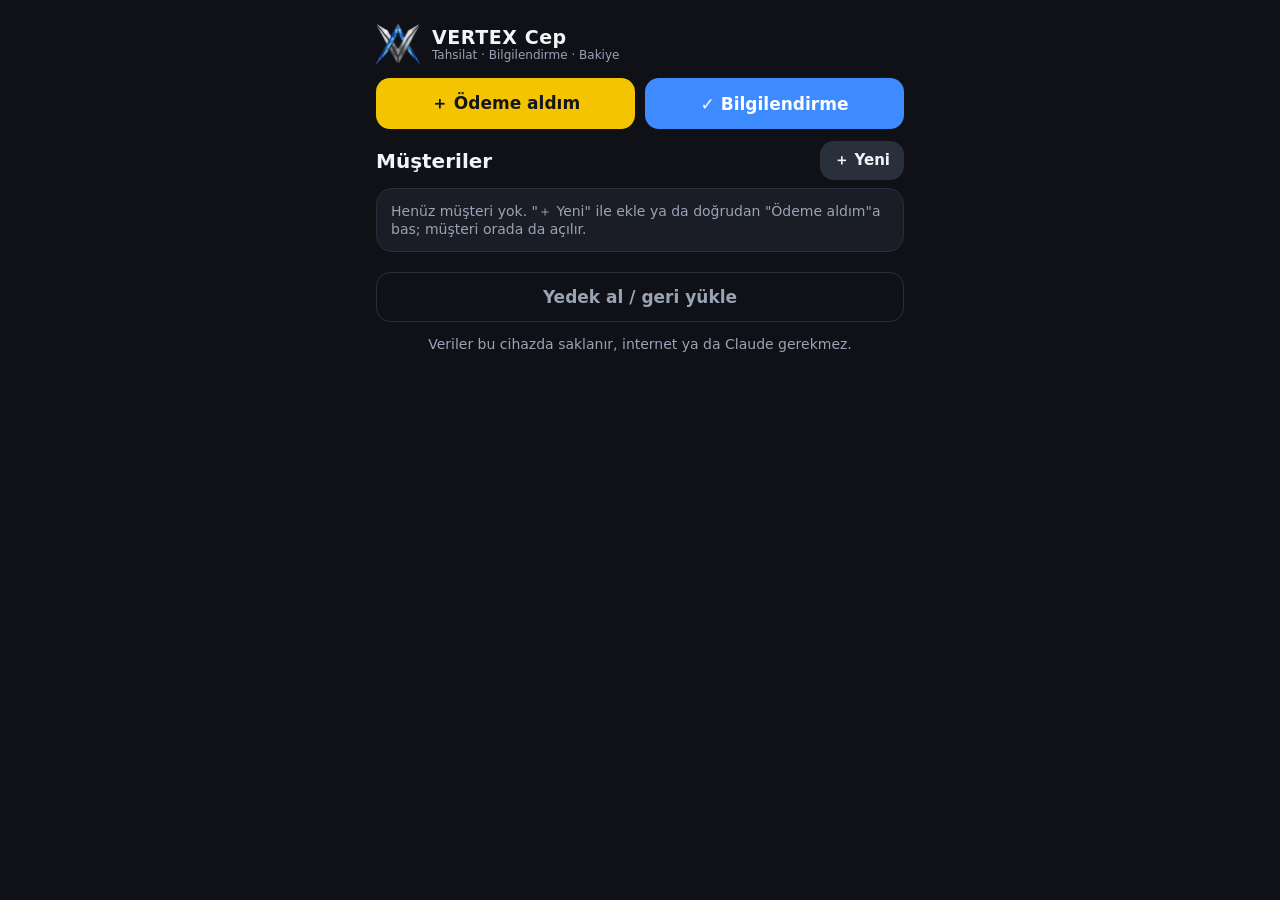
<file: cep/index.html>
<!doctype html>
<html lang="tr">
<head>
<meta charset="utf-8">
<meta name="viewport" content="width=device-width,initial-scale=1,viewport-fit=cover">
<meta name="apple-mobile-web-app-capable" content="yes">
<meta name="mobile-web-app-capable" content="yes">
<meta name="apple-mobile-web-app-title" content="VERTEX Cep">
<meta name="apple-mobile-web-app-status-bar-style" content="black-translucent">
<meta name="theme-color" content="#14161c">
<title>VERTEX Cep</title>
<link rel="manifest" href="manifest.json">
<link rel="apple-touch-icon" href="ikon-180.png">
<link rel="icon" href="ikon-192.png">
<style>
:root{--bg:#0f1116;--card:#1a1d25;--line:#2a2e39;--fg:#f2f4f8;--mut:#9aa3b5;--acc:#F5C400;--blue:#3E8BFF;--red:#ff6b6b;--ok:#3ddc97}
*{box-sizing:border-box;-webkit-tap-highlight-color:transparent}
html,body{margin:0;background:var(--bg);color:var(--fg);font-family:-apple-system,BlinkMacSystemFont,"SF Pro Text",system-ui,sans-serif;font-size:17px}
body{padding:env(safe-area-inset-top) 0 calc(24px + env(safe-area-inset-bottom))}
.wrap{max-width:560px;margin:0 auto;padding:14px 16px}
header{display:flex;align-items:center;gap:12px;padding:10px 0 14px}
header img{width:44px;height:40px;object-fit:contain}
header b{font-size:19px;letter-spacing:.03em}
header small{display:block;color:var(--mut);font-size:12px}
h2{font-size:20px;margin:6px 0 12px}
.card{background:var(--card);border:1px solid var(--line);border-radius:16px;padding:14px;margin-bottom:12px}
.row{display:flex;gap:10px;align-items:center}
.sp{flex:1}
.mut{color:var(--mut);font-size:14px}
.big{font-size:22px;font-weight:700}
.pos{color:var(--ok)}.neg{color:var(--red)}
button,.btn{font:inherit;border:0;border-radius:14px;padding:14px 16px;background:#2a2f3c;color:var(--fg);font-weight:600;width:100%;cursor:pointer}
button.pri{background:var(--acc);color:#14161c}
button.blue{background:var(--blue);color:#fff}
button.sm{width:auto;padding:10px 14px;font-size:15px}
button.ghost{background:transparent;border:1px solid var(--line);color:var(--mut)}
.grid2{display:grid;grid-template-columns:1fr 1fr;gap:10px}
label{display:block;color:var(--mut);font-size:13px;margin:12px 0 5px}
input,textarea,select{width:100%;font:inherit;color:var(--fg);background:#10131a;border:1px solid var(--line);border-radius:12px;padding:13px}
textarea{min-height:76px;resize:vertical}
.chips{display:flex;gap:8px;flex-wrap:wrap}
.chip{padding:10px 14px;border-radius:999px;border:1px solid var(--line);background:#10131a;color:var(--mut);font-weight:600;font-size:15px}
.chip.on{background:var(--acc);color:#14161c;border-color:var(--acc)}
.item{display:flex;gap:10px;align-items:center;padding:12px 0;border-top:1px solid var(--line)}
.item:first-child{border-top:0}
.tag{font-size:12px;padding:3px 8px;border-radius:8px;background:#2a2f3c;color:var(--mut)}
canvas.prev{width:100%;height:auto;border-radius:12px;background:#fff;display:block}
.top{display:flex;gap:8px;margin-bottom:12px}
.toast{position:fixed;left:50%;bottom:calc(24px + env(safe-area-inset-bottom));transform:translateX(-50%);background:#fff;color:#111;padding:12px 18px;border-radius:14px;font-weight:600;z-index:9;max-width:90%;text-align:center}
</style>
</head>
<body>
<div class="wrap" id="app"></div>
<script>
const LOGO = "[data-uri]";
const HV = { ad: "Murat Kulak", marka: "VERTEX flux", tel: "0532 394 84 07", adres: "Zafer Mah. Mithat Paşa Cad. Erek Apt. No: 98 Kat: 4, Kepez / Antalya" };
const TAG = "Yapay zekâ · Otomasyon · İş panelleri · 360° tur · Drone · Reels";
const KEY = "vxcep1";
let S = { musteriler: [], sayac: 0 };
try { const r = localStorage.getItem(KEY); if (r) S = JSON.parse(r); } catch (e) {}
const save = () => { try { localStorage.setItem(KEY, JSON.stringify(S)); } catch (e) { toast("Kaydedilemedi: depolama dolu/kapalı"); } };
const $ = (s, r = document) => r.querySelector(s);
const esc = (s) => String(s == null ? "" : s).replace(/[&<>"]/g, (c) => ({ "&": "&amp;", "<": "&lt;", ">": "&gt;", '"': "&quot;" }[c]));
const para = (n) => (Math.round(n * 100) / 100).toLocaleString("tr-TR", { minimumFractionDigits: Number.isInteger(Math.round(n * 100) / 100) ? 0 : 2, maximumFractionDigits: 2 }) + " TL";
const bugun = () => { const d = new Date(); return d.getFullYear() + "-" + String(d.getMonth() + 1).padStart(2, "0") + "-" + String(d.getDate()).padStart(2, "0"); };
const tr = (iso) => { const m = /^(\d{4})-(\d{2})-(\d{2})/.exec(iso || ""); return m ? m[3] + "." + m[2] + "." + m[1] : ""; };
const num = (v) => { const s = String(v == null ? "" : v).trim().replace(/\s/g, "").replace(/TL|₺/gi, ""); if (!s) return NaN; const t = /,\d{1,2}$/.test(s) ? s.replace(/\./g, "").replace(",", ".") : s.replace(/\.(?=\d{3}(\D|$))/g, "").replace(",", "."); return parseFloat(t); };
function toast(m) { const t = document.createElement("div"); t.className = "toast"; t.textContent = m; document.body.appendChild(t); setTimeout(() => t.remove(), 2600); }
const bak = (m, upto) => { let b = 0; (m.hareketler || []).forEach((h, i) => { if (upto !== undefined && i > upto) return; b += h.t === "odeme" ? h.tutar : -h.tutar; }); return Math.round(b * 100) / 100; };
const bk = (m) => m.bakiyeli !== false;
const bakCls = (b) => (b < 0 ? "neg" : "pos");

/* ---------- ekranlar ---------- */
let V = { ekran: "ana" }, form = {};
function go(e, p) { V = Object.assign({ ekran: e }, p || {}); form = {}; render(); window.scrollTo(0, 0); }
function head() { return `<header><img src="${LOGO}" alt=""><div><b>VERTEX Cep</b><small>Tahsilat · Bilgilendirme · Bakiye</small></div><span class="sp"></span>${V.ekran !== "ana" ? `<button class="sm ghost" data-go="ana">‹ Ana</button>` : ""}</header>`; }
function render() { const a = $("#app"); a.innerHTML = head() + (V.ekran === "ana" ? ana() : V.ekran === "musteri" ? musteri() : V.ekran === "odeme" ? odemeForm() : V.ekran === "is" ? isForm() : V.ekran === "belge" ? belge() : V.ekran === "yedek" ? yedek() : V.ekran === "yeni" ? yeni() : ""); if (V.ekran === "belge") cizBelge(); }
function ana() {
  const L = S.musteriler;
  return `<div class="grid2" style="margin-bottom:12px"><button class="pri" data-go="odeme">＋ Ödeme aldım</button><button class="blue" data-go="is">✓ Bilgilendirme</button></div>
  <div class="row" style="margin:6px 0 8px"><h2 class="sp" style="margin:0">Müşteriler</h2><button class="sm" data-go="yeni">＋ Yeni</button></div>
  ${L.length ? L.map((m) => { const b = bak(m); return `<div class="card" data-go="musteri" data-id="${m.id}" style="cursor:pointer"><div class="row"><div class="sp"><b>${esc(m.ad)}</b><div class="mut">${(m.hareketler || []).length} kayıt${m.tel ? " · " + esc(m.tel) : ""}</div></div>${bk(m) ? `<div class="big ${bakCls(b)}">${para(b)}</div>` : `<span class="tag">bilgilendirme</span>`}</div></div>`; }).join("") : `<div class="card mut">Henüz müşteri yok. "＋ Yeni" ile ekle ya da doğrudan "Ödeme aldım"a bas; müşteri orada da açılır.</div>`}
  <button class="ghost" data-go="yedek" style="margin-top:8px">Yedek al / geri yükle</button>
  <p class="mut" style="text-align:center">Veriler bu cihazda saklanır, internet ya da Claude gerekmez.</p>`;
}
function yeni() {
  return `<h2>Yeni müşteri</h2><div class="card"><label>Ad soyad / işletme</label><input id="f-ad" autocomplete="off"><label>WhatsApp numarası (isteğe bağlı)</label><input id="f-tel" inputmode="tel" placeholder="05xx xxx xx xx"><label>Not (isteğe bağlı)</label><input id="f-not"><label class="chk"><input type="checkbox" id="f-yb" style="width:auto"> Ön ödemeli bakiye takibi yap</label></div><button class="pri" data-act="musteriKaydet">Kaydet</button>`;
}
function musteri() {
  const m = S.musteriler.find((x) => x.id === V.id); if (!m) return go("ana"), "";
  const b = bak(m), H = m.hareketler || [];
  return `<div class="card"><div class="row"><div class="sp"><b style="font-size:20px">${esc(m.ad)}</b><div class="mut">${esc(m.tel || "numara yok")}${m.not ? " · " + esc(m.not) : ""}</div></div><button class="sm ghost" data-act="musteriDuzenle" data-id="${m.id}">Düzenle</button></div>
  ${bk(m) ? `<div class="mut" style="margin-top:10px">Güncel bakiye</div><div class="big ${bakCls(b)}">${para(b)}</div>${b < 0 ? `<div class="mut neg">Bakiye eksiye düştü: yeni ödeme gerekli</div>` : ""}` : `<div class="mut" style="margin-top:10px">Bakiye takibi kapalı (sadece bilgilendirme / ödeme belgesi)</div>`}<button class="sm ghost" style="margin-top:10px" data-act="bakTog" data-id="${m.id}">Bakiye takibi: ${bk(m) ? "Açık · kapat" : "Kapalı · aç"}</button></div>
  <div class="grid2" style="margin-bottom:12px"><button class="pri" data-go="odeme" data-id="${m.id}">＋ Ödeme aldım</button><button class="blue" data-go="is" data-id="${m.id}">✓ Bilgilendirme</button></div>
  <div class="card"><b>Hareketler</b>${H.length ? H.slice().map((h, i) => ({ h, i })).reverse().map(({ h, i }) => `<div class="item" data-go="belge" data-id="${m.id}" data-i="${i}" style="cursor:pointer"><div class="sp"><span class="tag">${h.t === "odeme" ? "Ödeme" : "İş"}</span> <b>${esc(h.t === "odeme" ? h.yontem : h.aciklama)}</b><div class="mut">${tr(h.tarih)} · belge ${esc(h.no)}</div></div><div style="text-align:right"><b class="${h.t === "odeme" ? "pos" : ""}">${h.t === "odeme" ? "+" : h.tutar ? "−" : ""}${h.tutar || h.t === "odeme" ? para(h.tutar) : "bilgi"}</b><div class="mut">›</div></div></div>`).join("") : `<div class="mut" style="padding-top:8px">Henüz hareket yok.</div>`}</div>
  <button class="ghost" data-act="musteriSil" data-id="${m.id}">Müşteriyi sil</button>`;
}
function musteriSecici(sel, yeniVarsayilan) {
  const yv = !sel && (yeniVarsayilan || !S.musteriler.length);
  const L = S.musteriler;
  return `<label>Müşteri</label><select id="f-m">${L.map((m) => `<option value="${m.id}"${m.id === sel ? " selected" : ""}>${esc(m.ad)} (${para(bak(m))})</option>`).join("")}<option value="__yeni"${yv ? " selected" : ""}>＋ Yeni müşteri…</option></select><div id="yenibox" ${yv ? "" : "hidden"}><label>Yeni müşterinin adı soyadı / işletmesi</label><input id="f-yad" autocomplete="off"><label>WhatsApp numarası (isteğe bağlı)</label><input id="f-ytel" inputmode="tel" placeholder="05xx xxx xx xx"><label class="chk"><input type="checkbox" id="f-yyb" style="width:auto"${yeniVarsayilan ? " checked" : ""}> Ön ödemeli bakiye takibi yap</label></div>`;
}
function odemeForm() {
  return `<h2>Ödeme aldım</h2><div class="card">${musteriSecici(V.id, true)}<label>Tutar (TL)</label><input id="f-tutar" inputmode="decimal" placeholder="örn. 5000"><label>Tarih</label><input id="f-tarih" type="date" value="${bugun()}"><label>Yöntem</label><div class="chips" id="yontem">${["Elden", "Havale / EFT", "Kart", "Diğer"].map((y, i) => `<span class="chip${i === 0 ? " on" : ""}" data-y="${y}">${y}</span>`).join("")}</div><label>Ödemeyi yapan (müşteriden farklıysa)</label><input id="f-ode" placeholder="boşsa müşteri adı yazılır"><label>Dekont / referans no (isteğe bağlı)</label><input id="f-ref"><label>Ne için? (boşsa: hizmet ödemesi / ön ödeme)</label><input id="f-aciklama" placeholder="örn. Reels + drone paketi ön ödemesi"></div><button class="pri" data-act="odemeKaydet">Belgeyi hazırla</button>`;
}
function isForm() {
  return `<h2>Bilgilendirme · yapılan iş</h2><div class="card">${musteriSecici(V.id)}<label>Yapılan iş (her satıra bir iş yaz)</label><textarea id="f-aciklama" placeholder="örn. 2 adet reels paylaşımı yapıldı"></textarea><div class="grid2"><div><label>Bakiyeden düşülecek tutar (TL)</label><input id="f-tutar" inputmode="decimal"></div><div><label>Tarih</label><input id="f-tarih" type="date" value="${bugun()}"></div></div><label>Gösterim sayısı (isteğe bağlı)</label><input id="f-gos" inputmode="numeric" placeholder="örn. 12400"><p class="mut" style="margin:8px 0 0">Tutarı boş bırakırsan bakiyeden düşmez. Bakiye takibi kapalı müşterilerde tutar hiç kullanılmaz, sadece bilgilendirme çıkar.</p><label>Ek not (isteğe bağlı)</label><input id="f-not"></div><button class="blue" data-act="isKaydet">Belgeyi hazırla</button>`;
}
function belge() {
  const m = S.musteriler.find((x) => x.id === V.id); const h = m && m.hareketler[V.i]; if (!h) return go("ana"), "";
  return `<div class="card" style="padding:8px"><canvas class="prev" id="cv"></canvas></div>
  <div class="grid2" style="margin-bottom:10px"><button class="pri" data-act="pdfPaylas">PDF'i gönder</button><button data-act="metinPaylas">Yazı olarak gönder</button></div>
  <div class="grid2"><button class="ghost" data-act="pdfIndir">PDF'i indir</button><button class="ghost" data-act="metinKopya">Yazıyı kopyala</button></div>
  <details class="card" style="margin-top:12px"><summary class="mut">Yazı hali</summary><pre id="metin" style="white-space:pre-wrap;font:inherit;margin:8px 0 0">${esc(mesaj(m, V.i))}</pre></details>
  <button class="ghost" data-act="hareketSil" data-id="${m.id}" data-i="${V.i}">Bu kaydı sil</button>`;
}
function yedek() {
  return `<h2>Yedek</h2><div class="card"><p class="mut">Veriler sadece bu cihazın tarayıcısında durur. Cihaz değişirse ya da Safari verileri silinirse kaybolur; arada bir yedek al.</p><button class="pri" data-act="yedekAl">Yedeği indir / paylaş</button><label>Yedekten geri yükle</label><input type="file" id="f-yedek" accept="application/json,.json"></div>`;
}

/* ---------- olaylar ---------- */
document.addEventListener("click", (e) => {
  const c = e.target.closest("[data-go],[data-act],[data-y]"); if (!c) return;
  if (c.dataset.y) { document.querySelectorAll("#yontem .chip").forEach((x) => x.classList.toggle("on", x === c)); return; }
  if (c.dataset.go) return go(c.dataset.go, { id: c.dataset.id, i: c.dataset.i !== undefined ? +c.dataset.i : undefined });
  act(c.dataset.act, c.dataset);
});
document.addEventListener("change", (e) => {
  if (e.target.id === "f-m") { const b = $("#yenibox"); if (b) b.hidden = e.target.value !== "__yeni"; }
  if (e.target.id === "f-yedek") { const f = e.target.files[0]; if (!f) return; const r = new FileReader(); r.onload = () => { try { const d = JSON.parse(r.result); if (!d || !Array.isArray(d.musteriler)) throw 0; S = d; save(); toast("Yedek yüklendi"); go("ana"); } catch (x) { toast("Dosya geçerli değil"); } }; r.readAsText(f); }
});
function yeniId() { return "m" + Date.now().toString(36) + Math.random().toString(36).slice(2, 5); }
function musteriAl() {
  const v = $("#f-m").value;
  if (v !== "__yeni") return S.musteriler.find((x) => x.id === v);
  const ad = $("#f-yad").value.trim(); if (!ad) { toast("Müşteri adını yaz"); return null; }
  const m = { id: yeniId(), ad, tel: $("#f-ytel").value.trim(), not: "", bakiyeli: $("#f-yyb").checked, hareketler: [] }; S.musteriler.push(m); return m;
}
function belgeNo() { S.sayac = (S.sayac || 0) + 1; const d = new Date(); return "VX-" + String(d.getFullYear()).slice(2) + String(d.getMonth() + 1).padStart(2, "0") + String(d.getDate()).padStart(2, "0") + "-" + String(S.sayac).padStart(3, "0"); }
function act(a, d) {
  if (a === "musteriKaydet") { const ad = $("#f-ad").value.trim(); if (!ad) return toast("Adı yaz"); const m = { id: yeniId(), ad, tel: $("#f-tel").value.trim(), not: $("#f-not").value.trim(), bakiyeli: $("#f-yb").checked, hareketler: [] }; S.musteriler.push(m); save(); return go("musteri", { id: m.id }); }
  if (a === "musteriDuzenle") { const m = S.musteriler.find((x) => x.id === d.id); const ad = prompt("Ad soyad / işletme", m.ad); if (ad === null) return; const tel = prompt("WhatsApp numarası", m.tel || ""); if (tel === null) return; m.ad = ad.trim() || m.ad; m.tel = tel.trim(); save(); return render(); }
  if (a === "bakTog") { const m = S.musteriler.find((x) => x.id === d.id); m.bakiyeli = !bk(m); save(); return render(); }
  if (a === "musteriSil") { const m = S.musteriler.find((x) => x.id === d.id); if (!confirm(m.ad + " ve tüm kayıtları silinsin mi? Geri alınamaz.")) return; S.musteriler = S.musteriler.filter((x) => x !== m); save(); return go("ana"); }
  if (a === "odemeKaydet") {
    const t = num($("#f-tutar").value); if (!(t > 0)) return toast("Tutarı yaz");
    const m = musteriAl(); if (!m) return;
    const y = (document.querySelector("#yontem .chip.on") || {}).dataset; 
    m.hareketler.push({ t: "odeme", tutar: t, tarih: $("#f-tarih").value || bugun(), yontem: (y && y.y) || "Elden", aciklama: $("#f-aciklama").value.trim() || (bk(m) ? "Hizmet bakiyesi ön ödemesi" : "Hizmet ödemesi"), odeyen: $("#f-ode").value.trim(), ref: $("#f-ref").value.trim(), saat: new Date().toTimeString().slice(0, 5), no: belgeNo() }); save();
    return go("belge", { id: m.id, i: m.hareketler.length - 1 });
  }
  if (a === "isKaydet") {
    const ac = $("#f-aciklama").value.trim(); if (!ac) return toast("Yapılan işi yaz");
    let t = num($("#f-tutar").value); if (!(t > 0)) t = 0;
    const m = musteriAl(); if (!m) return; if (!bk(m)) t = 0;
    const g = num($("#f-gos").value);
    m.hareketler.push({ t: "is", saat: new Date().toTimeString().slice(0, 5), tutar: t, tarih: $("#f-tarih").value || bugun(), aciklama: ac, gosterim: g > 0 ? g : 0, ek: $("#f-not").value.trim(), no: belgeNo() }); save();
    return go("belge", { id: m.id, i: m.hareketler.length - 1 });
  }
  if (a === "hareketSil") { if (!confirm("Bu kayıt silinsin mi? Bakiye yeniden hesaplanır.")) return; const m = S.musteriler.find((x) => x.id === d.id); m.hareketler.splice(+d.i, 1); save(); return go("musteri", { id: m.id }); }
  const m = S.musteriler.find((x) => x.id === V.id);
  if (a === "metinPaylas") { const tx = mesaj(m, V.i), tel = (m.tel || "").replace(/\D/g, ""); const n = tel.length === 10 ? "90" + tel : tel.length === 11 && tel[0] === "0" ? "9" + tel : tel; return void window.open("https://wa.me/" + n + "?text=" + encodeURIComponent(tx), "_blank"); }
  if (a === "metinKopya") { const tx = mesaj(m, V.i); return void (navigator.clipboard ? navigator.clipboard.writeText(tx).then(() => toast("Kopyalandı"), () => toast("Kopyalanamadı")) : toast("Kopyalanamadı")); }
  if (a === "pdfPaylas" || a === "pdfIndir") {
    const h = m.hareketler[V.i], ad = "VERTEX-" + (h.t === "odeme" ? "Tahsilat" : "Bilgilendirme") + "-" + h.no + ".pdf";
    const blob = pdfBlob(cizBelge()); const file = new File([blob], ad, { type: "application/pdf" });
    if (a === "pdfPaylas" && navigator.canShare && navigator.canShare({ files: [file] })) return void navigator.share({ files: [file], text: "VERTEX flux" }).catch(() => {});
    const u = URL.createObjectURL(blob), l = document.createElement("a"); l.href = u; l.download = ad; document.body.appendChild(l); l.click(); l.remove(); setTimeout(() => URL.revokeObjectURL(u), 8000); if (a === "pdfPaylas") toast("Paylaşma bu tarayıcıda yok, PDF indirildi");
    return;
  }
  if (a === "yedekAl") {
    const blob = new Blob([JSON.stringify(S)], { type: "application/json" }), file = new File([blob], "vertex-cep-yedek-" + bugun() + ".json", { type: "application/json" });
    if (navigator.canShare && navigator.canShare({ files: [file] })) return void navigator.share({ files: [file] }).catch(() => {});
    const u = URL.createObjectURL(blob), l = document.createElement("a"); l.href = u; l.download = file.name; document.body.appendChild(l); l.click(); l.remove();
  }
}

/* ---------- yazı (WhatsApp/SMS) ---------- */
function mesaj(m, i) {
  const h = m.hareketler[i], onceki = bak(m, i - 1), sonra = bak(m, i), s = [];
  const B = bk(m);
  if (h.t === "odeme") {
    s.push("Sayın " + m.ad + ",", "", tr(h.tarih) + " tarihinde " + para(h.tutar) + " tutarındaki ödemeniz " + h.yontem.toLowerCase().replace("elden", "elden") + (h.yontem === "Elden" ? " teslim" : " yoluyla") + " alınmıştır." + (h.aciklama ? " (" + h.aciklama + ")" : ""), ...(B ? ["Güncel bakiyeniz: " + para(sonra)] : []), ...(h.ref ? ["Dekont/referans: " + h.ref] : []), "Belge no: " + h.no, "", "Teşekkür ederiz.");
  } else {
    s.push("Sayın " + m.ad + ",", "", tr(h.tarih) + ": " + (h.aciklama.includes("\n") ? "\n• " + h.aciklama.split("\n").map((x) => x.trim()).filter(Boolean).join("\n• ") : h.aciklama + ".") + (h.gosterim ? " Gösterim sayısı: " + h.gosterim.toLocaleString("tr-TR") + "." : ""), ...(!B ? [] : h.tutar > 0 ? ["Bu işin bedeli " + para(h.tutar) + " bakiyenizden düşülmüştür.", "Kalan bakiyeniz: " + para(sonra) + "."] : ["Güncel bakiyeniz: " + para(sonra) + "."]));
    if (h.ek) s.push(h.ek);
    if (B && sonra < 0) s.push("Bakiyeniz tükenmiştir; çalışmalara devam edebilmemiz için yeni bir ödeme gerekmektedir.");
    s.push("Belge no: " + h.no, "", "Teşekkür ederiz.");
  }
  s.push("VERTEX flux · " + HV.ad + " · " + HV.tel);
  return s.join("\n");
}

/* ---------- belge çizimi (canvas) ---------- */
let LOGOIMG = null; const logoYukle = new Promise((ok) => { const im = new Image(); im.onload = () => { LOGOIMG = im; ok(); }; im.src = LOGO; });
function cizBelge() {
  const m = S.musteriler.find((x) => x.id === V.id), i = V.i, h = m.hareketler[i], W = 1240, c0 = document.createElement("canvas"); c0.width = W; c0.height = 2400;
  const g = c0.getContext("2d"), F = "-apple-system,BlinkMacSystemFont,'SF Pro Text','Helvetica Neue',Arial,sans-serif", P = 70, IW = W - 2 * P;
  g.fillStyle = "#fff"; g.fillRect(0, 0, W, 2400);
  // başlık bandı
  g.fillStyle = "#14161c"; g.fillRect(0, 0, W, 250);
  if (LOGOIMG) g.drawImage(LOGOIMG, P, 62, 136, 122);
  g.fillStyle = "#fff"; g.font = "700 50px " + F; g.textBaseline = "alphabetic"; g.fillText("VERTEX flux", P + 164, 135);
  g.fillStyle = "#9aa3b5"; g.font = "500 24px " + F; g.fillText("Dijital çözümler", P + 166, 172);
  g.textAlign = "right"; g.fillStyle = "#F5C400"; g.font = "700 30px " + F; g.fillText(h.t === "odeme" ? "TAHSİLAT BİLGİ BELGESİ" : "İŞ BİLGİLENDİRMESİ", W - P, 112);
  g.fillStyle = "#cfd5e2"; g.font = "500 26px " + F; g.fillText("Belge no: " + h.no, W - P, 152); g.fillText("Tarih: " + tr(h.tarih), W - P, 188); g.textAlign = "left";
  g.fillStyle = "#F5C400"; g.fillRect(0, 250, W, 8);
  let y = 322;
  const wrap = (t, x, w, lh, font, col) => { g.font = font; g.fillStyle = col; const out = []; String(t).split("\n").forEach((par) => { let ln = ""; par.split(/\s+/).forEach((wd) => { const tt = ln ? ln + " " + wd : wd; if (g.measureText(tt).width > w && ln) { out.push(ln); ln = wd; } else ln = tt; }); out.push(ln); }); out.forEach((l, k) => g.fillText(l, x, y + k * lh)); return out.length * lh; };
  const sec = (n, t) => { g.fillStyle = "#F5C400"; g.beginPath(); g.arc(P + 24, y - 10, 24, 0, 7); g.fill(); g.fillStyle = "#14161c"; g.font = "800 28px " + F; g.textAlign = "center"; g.fillText(n, P + 24, y); g.textAlign = "left"; g.fillStyle = "#14161c"; g.font = "700 34px " + F; g.fillText(t, P + 68, y); y += 30; };
  const tablo = (rows) => { rows.forEach((r, k) => { const bold = r[2]; const hh = 64; if (k % 2 === 0) { g.fillStyle = "#f4f6fa"; g.fillRect(P, y, IW, hh); } g.fillStyle = "#5b6475"; g.font = "500 27px " + F; g.fillText(r[0], P + 20, y + 41); g.fillStyle = r[3] || "#14161c"; g.font = (bold ? "800 " : "600 ") + "29px " + F; g.textAlign = "right"; g.fillText(r[1], P + IW - 20, y + 41); g.textAlign = "left"; y += hh; }); g.strokeStyle = "#dfe3ec"; g.lineWidth = 2; g.strokeRect(P, y - rows.length * 64, IW, rows.length * 64); y += 14; };
  sec("1", "Taraflar"); y += 14;
  tablo([["Hizmet veren", HV.ad + " · VERTEX flux"], ["Telefon", HV.tel], ["Hizmet alan", m.ad]]);
  const onceki = bak(m, i - 1), sonra = bak(m, i);
  y += 44;
  if (h.t === "odeme") {
    sec("2", "Ödeme bilgisi"); y += 14;
    const r = [["Alınan tutar", para(h.tutar), true], ["Ödeme tarihi", tr(h.tarih) + (h.saat ? " · " + h.saat : "")], ["Ödeme yöntemi", h.yontem]]; if (h.odeyen) r.push(["Ödemeyi yapan", h.odeyen]); if (h.ref) r.push(["Dekont / referans", h.ref]); if (h.aciklama) r.push(["Açıklama", h.aciklama.length > 38 ? h.aciklama.slice(0, 37) + "…" : h.aciklama]); tablo(r);
    if (bk(m)) { y += 44; sec("3", "Bakiye"); y += 14;
      tablo([["Önceki bakiye", para(onceki)], ["Bu ödeme", "+ " + para(h.tutar)], ["Güncel bakiye", para(sonra), true, sonra < 0 ? "#c0392b" : "#14161c"]]); }
    y += 40; y += wrap(tr(h.tarih) + " tarihinde " + para(h.tutar) + " tutarındaki ödeme " + (h.yontem === "Elden" ? "elden teslim alınmıştır" : h.yontem + " yoluyla alınmıştır") + (bk(m) ? ". Alınan tutar, " + m.ad + " adına tutulan hizmet bakiyesine eklenmiştir." : "."), P, IW, 40, "500 28px " + F, "#2a2f3c");
  } else {
    sec("2", "Yapılan iş"); y += 14;
    const items = h.aciklama.split("\n").map((x) => x.trim()).filter(Boolean), liste = items.length > 1 || h.aciklama.length > 40;
    if (liste) { items.forEach((it, k) => { g.fillStyle = "#F5C400"; g.beginPath(); g.arc(P + 22, y - 10, 15, 0, 7); g.fill(); g.fillStyle = "#14161c"; g.font = "800 20px " + F; g.textAlign = "center"; g.fillText(k + 1, P + 22, y - 3); g.textAlign = "left"; const hh = wrap(it, P + 56, IW - 56, 38, "600 29px " + F, "#14161c"); y += hh + 18; g.strokeStyle = "#e6e9f0"; g.lineWidth = 2; g.beginPath(); g.moveTo(P, y - 36); g.lineTo(P + IW, y - 36); g.stroke(); }); y += 6; }
    const r = [...(liste ? [] : [["İş", h.aciklama]]), ["Tarih", tr(h.tarih) + (h.saat ? " · " + h.saat : "")]]; if (h.gosterim) r.push(["Gösterim sayısı", h.gosterim.toLocaleString("tr-TR")]); if (h.tutar > 0) r.push(["Bakiyeden düşülen", para(h.tutar), true]); tablo(r);
    if (bk(m)) { y += 44; sec("3", "Bakiye"); y += 14;
    tablo(h.tutar > 0 ? [["Önceki bakiye", para(onceki)], ["Bu işin bedeli", "− " + para(h.tutar)], ["Kalan bakiye", para(sonra), true, sonra < 0 ? "#c0392b" : "#14161c"]] : [["Güncel bakiye", para(sonra), true, sonra < 0 ? "#c0392b" : "#14161c"]]); }
    if (h.ek) { y += bk(m) ? 6 : 34; y += wrap(h.ek, P, IW, 38, "500 27px " + F, "#2a2f3c") + 8; }
    if (bk(m) && sonra < 0) { y += 10; g.fillStyle = "#fdecea"; g.fillRect(P, y, IW, 118); g.fillStyle = "#c0392b"; g.fillRect(P, y, 10, 118); y += 46; wrap("Bakiyeniz tükenmiştir (" + para(sonra) + "). Çalışmalara devam edebilmemiz için yeni bir ödeme gerekmektedir.", P + 34, IW - 60, 38, "700 27px " + F, "#8e2a20"); y += 90; }
  }
  y += 40;
  // alt bant
  const fy = y; g.fillStyle = "#14161c"; g.fillRect(0, fy, W, 210); g.fillStyle = "#F5C400"; g.fillRect(0, fy, W, 6);
  if (LOGOIMG) g.drawImage(LOGOIMG, P, fy + 40, 100, 90);
  g.fillStyle = "#fff"; g.font = "700 34px " + F; g.fillText("VERTEX flux", P + 124, fy + 84);
  g.fillStyle = "#9aa3b5"; g.font = "500 22px " + F; g.fillText(TAG, P + 126, fy + 120);
  g.fillStyle = "#cfd5e2"; g.font = "500 22px " + F; g.fillText(HV.ad + " · " + HV.tel, P, fy + 168); g.textAlign = "right"; g.fillText("Kepez / Antalya", W - P, fy + 168); g.textAlign = "left";
  const H2 = fy + 210, out = V.cvOut = document.createElement("canvas"); out.width = W; out.height = H2; out.getContext("2d").drawImage(c0, 0, 0);
  const cv = $("#cv"); if (cv) { cv.width = W; cv.height = H2; cv.getContext("2d").drawImage(out, 0, 0); }
  return out;
}
/* ---------- PDF (kütüphanesiz): tek sayfa, JPEG gömülü ---------- */
function pdfBlob(cv) {
  const jpg = atob(cv.toDataURL("image/jpeg", 0.93).split(",")[1]), n = jpg.length, bytes = new Uint8Array(n); for (let i = 0; i < n; i++) bytes[i] = jpg.charCodeAt(i);
  const pw = 419.53, ph = Math.round(pw * cv.height / cv.width * 100) / 100, enc = (s) => new TextEncoder().encode(s), parts = [], off = [];
  let len = 0; const add = (b) => { b = typeof b === "string" ? enc(b) : b; parts.push(b); len += b.length; };
  add("%PDF-1.4\n%âãÏÓ\n");
  const obj = (k, body) => { off[k] = len; add(k + " 0 obj\n"); add(body); add("\nendobj\n"); };
  obj(1, "<< /Type /Catalog /Pages 2 0 R >>"); obj(2, "<< /Type /Pages /Kids [3 0 R] /Count 1 >>");
  obj(3, `<< /Type /Page /Parent 2 0 R /MediaBox [0 0 ${pw} ${ph}] /Resources << /XObject << /Im0 4 0 R >> >> /Contents 5 0 R >>`);
  off[4] = len; add(`4 0 obj\n<< /Type /XObject /Subtype /Image /Width ${cv.width} /Height ${cv.height} /ColorSpace /DeviceRGB /BitsPerComponent 8 /Filter /DCTDecode /Length ${n} >>\nstream\n`); add(bytes); add("\nendstream\nendobj\n");
  const cs = `q ${pw} 0 0 ${ph} 0 0 cm /Im0 Do Q`; obj(5, `<< /Length ${cs.length} >>\nstream\n${cs}\nendstream`);
  const xr = len; add("xref\n0 6\n0000000000 65535 f \n"); for (let k = 1; k <= 5; k++) add(String(off[k]).padStart(10, "0") + " 00000 n \n");
  add(`trailer\n<< /Size 6 /Root 1 0 R >>\nstartxref\n${xr}\n%%EOF`);
  return new Blob(parts, { type: "application/pdf" });
}
if ("serviceWorker" in navigator) navigator.serviceWorker.register("sw.js").catch(() => {});
logoYukle.then(render); render();
</script>
</body>
</html>
</file>
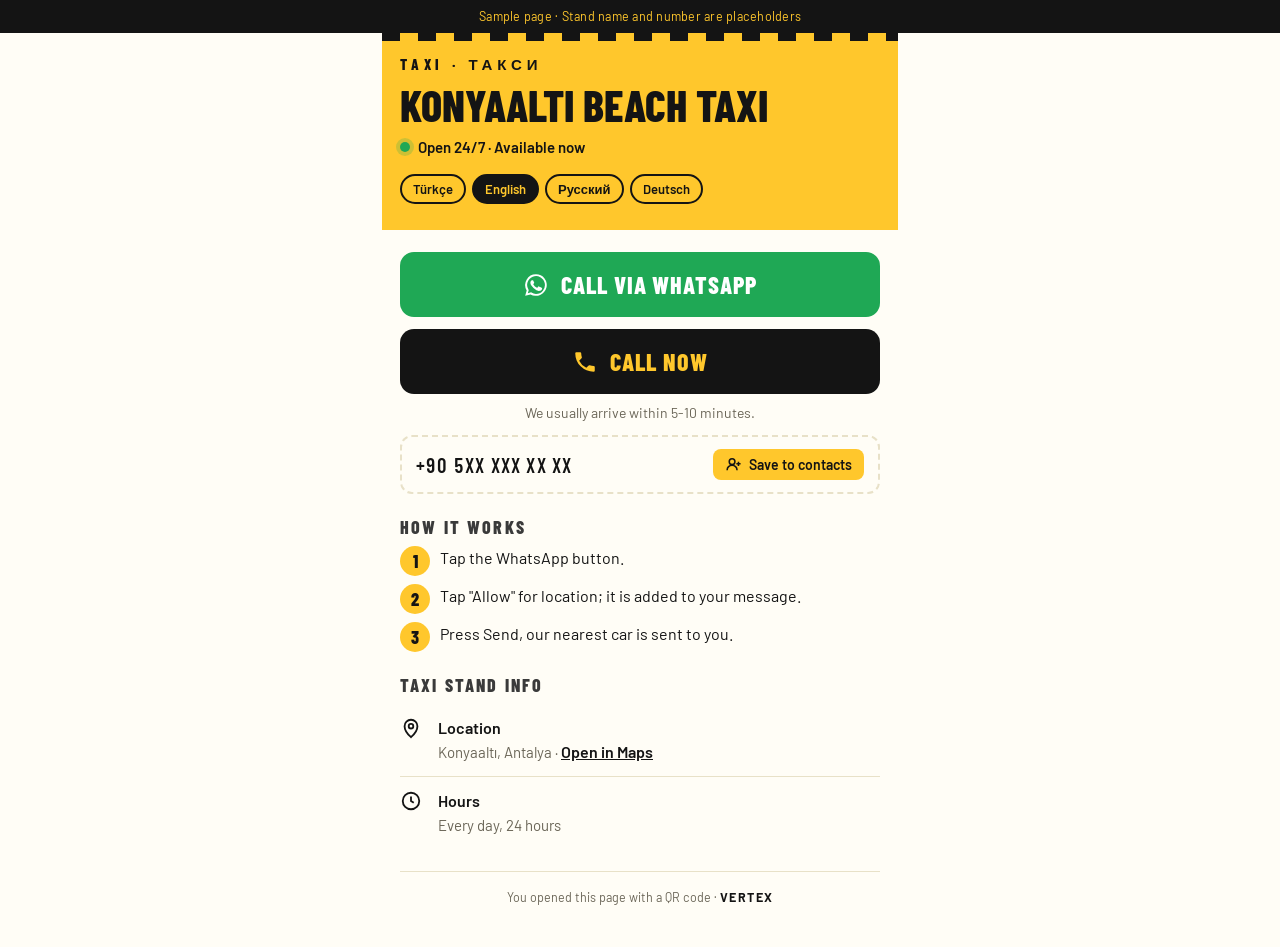
<file: durak/index.html>
<!doctype html><html lang="tr"><head><meta charset="utf-8"><meta name="viewport" content="width=device-width,initial-scale=1,viewport-fit=cover"><style>:root{box-sizing:border-box;padding-top:env(safe-area-inset-top,0px);padding-bottom:env(safe-area-inset-bottom,0px)}body{margin:0}img{max-width:100%}[hidden]{display:none!important}</style></head><body>
<title>Durak QR Demo</title>
<link rel="preconnect" href="https://fonts.googleapis.com">
<link rel="stylesheet" href="https://fonts.googleapis.com/css2?family=Barlow+Condensed:wght@600;800&family=Barlow:wght@400;500;600&display=swap">
<style>
  /* Layout: phone-first landing a passenger sees after scanning — yellow taxi sign header, two big call buttons, info list; single deliberate taxi look */
  :root {
    --yellow: #FFC72C;
    --yellow-deep: #F2B200;
    --ink: #141414;
    --ink-soft: #3a3a3a;
    --paper: #FFFDF6;
    --line: #E8E1C8;
    --green: #1FA855;
    --muted: #6b6658;
    --display: "Barlow Condensed", "Arial Narrow", Arial, sans-serif;
    --body: "Barlow", "Helvetica Neue", Arial, sans-serif;
    color-scheme: light;
  }
  body { background: var(--paper); color: var(--ink); font-family: var(--body); font-size: 16px; line-height: 1.5; }
  .demo-bar { background: var(--ink); color: var(--yellow); font-size: 12.5px; text-align: center; padding-block: 7px; padding-inline: 16px; letter-spacing: 0.02em; }
  .page { max-width: 480px; margin: 0 auto; padding-inline: 18px; padding-block: 0 40px; display: grid; gap: 22px; }

  header.sign {
    margin-inline: -18px; padding-inline: 18px; padding-block: 22px 26px;
    background:
      repeating-linear-gradient(90deg, var(--ink) 0 18px, var(--yellow) 18px 36px) top / 100% 8px no-repeat,
      var(--yellow);
    display: grid; gap: 10px;
  }
  .langs { display: flex; gap: 6px; flex-wrap: wrap; margin-top: 6px; }
  .langs button {
    font: 600 13px var(--body); border: 2px solid var(--ink); background: transparent; color: var(--ink);
    padding: 5px 11px; border-radius: 999px; cursor: pointer;
  }
  .langs button[aria-pressed="true"] { background: var(--ink); color: var(--yellow); }
  .langs button:focus-visible, .btn:focus-visible, .save:focus-visible { outline: 3px solid var(--ink); outline-offset: 2px; }
  .taxi-word { font: 800 15px var(--display); letter-spacing: 0.32em; text-transform: uppercase; }
  h1 { font: 800 44px/0.98 var(--display); margin: 0; text-transform: uppercase; text-wrap: balance; }
  .open { display: inline-flex; align-items: center; gap: 8px; font-weight: 600; font-size: 15px; }
  .dot { width: 10px; height: 10px; border-radius: 50%; background: var(--green); box-shadow: 0 0 0 4px rgba(31,168,85,0.22); }

  .actions { display: grid; gap: 12px; }
  .btn {
    display: flex; align-items: center; justify-content: center; gap: 12px;
    font: 800 24px var(--display); letter-spacing: 0.04em; text-transform: uppercase;
    padding-block: 18px; border-radius: 14px; border: 0; cursor: pointer; width: 100%;
    text-decoration: none;
  }
  .btn svg { width: 26px; height: 26px; flex: none; }
  .btn-wa { background: var(--green); color: #fff; }
  .btn-call { background: var(--ink); color: var(--yellow); }
  .hint { font-size: 14px; color: var(--muted); margin: -4px 0 0; text-align: center; }

  .number { display: flex; flex-wrap: wrap; align-items: center; justify-content: space-between; gap: 10px 12px; border: 2px dashed var(--line); border-radius: 12px; padding: 12px 14px; }
  .number b { font: 600 20px var(--display); letter-spacing: 0.06em; font-variant-numeric: tabular-nums; }
  .save { display: inline-flex; align-items: center; gap: 7px; font: 600 14px var(--body); background: var(--yellow); color: var(--ink); border: 0; border-radius: 8px; padding: 7px 12px; cursor: pointer; }
  .save svg { width: 17px; height: 17px; }

  h2 { font: 800 18px var(--display); letter-spacing: 0.12em; text-transform: uppercase; margin: 0 0 8px; color: var(--ink-soft); }
  ul.info { list-style: none; margin: 0; padding: 0; display: grid; }
  ul.info li { display: grid; grid-template-columns: 28px 1fr; gap: 10px; padding-block: 12px; border-bottom: 1px solid var(--line); }
  ul.info li:last-child { border-bottom: 0; }
  ul.info svg { width: 22px; height: 22px; margin-top: 1px; }
  ul.info strong { display: block; font-weight: 600; }
  ul.info span { color: var(--muted); font-size: 15px; }
  a.map { color: var(--ink); font-weight: 600; }

  .steps { display: grid; gap: 8px; counter-reset: s; padding: 0; margin: 0; list-style: none; }
  .steps li { counter-increment: s; display: grid; grid-template-columns: 30px 1fr; gap: 10px; align-items: start; }
  .steps li::before { content: counter(s); font: 800 18px var(--display); background: var(--yellow); width: 30px; height: 30px; border-radius: 50%; display: grid; place-items: center; }

  footer { font-size: 12.5px; color: var(--muted); text-align: center; border-top: 1px solid var(--line); padding-top: 16px; }
  footer b { color: var(--ink); letter-spacing: 0.12em; }

  .sheet-wrap { position: fixed; inset: 0; background: rgba(20,20,20,0.55); display: grid; align-items: end; justify-items: center; z-index: 10; }
  .sheet {
    background: #fff; width: min(480px, 100%); border-radius: 18px 18px 0 0;
    padding: 20px 18px calc(22px + env(safe-area-inset-bottom, 0px)); display: grid; gap: 14px;
  }
  .sheet h3 { font: 800 22px var(--display); text-transform: uppercase; letter-spacing: 0.04em; margin: 0; }
  .sheet p { margin: 0; color: var(--ink-soft); }
  .perm { border: 2px solid var(--line); border-radius: 14px; padding: 14px; display: grid; gap: 12px; }
  .perm-q { display: flex; gap: 10px; align-items: flex-start; font-weight: 600; }
  .perm-q svg { width: 22px; height: 22px; flex: none; color: #2E6BE6; }
  .perm-btns { display: grid; grid-template-columns: 1fr 1fr; gap: 8px; }
  .perm-btns button, .sheet-close { font: 600 15px var(--body); border-radius: 10px; padding: 10px; cursor: pointer; border: 2px solid var(--ink); background: #fff; color: var(--ink); }
  .perm-btns button.allow { background: var(--ink); color: #fff; }
  .chat { background: #ECE5DD; border-radius: 14px; padding: 14px; display: grid; gap: 6px; }
  .chat-head { font-size: 13px; color: var(--muted); font-weight: 600; }
  .bubble { justify-self: end; background: #DCF8C6; color: #111; border-radius: 10px 10px 2px 10px; padding: 9px 11px; max-width: 92%; font-size: 15px; white-space: pre-line; overflow-wrap: anywhere; }
  .bubble a { color: #1a5fd6; }
  .note { font-size: 13.5px; color: var(--muted); }
  .sheet-close { background: var(--yellow); border-color: var(--yellow); }
  .toast {
    position: fixed; left: 50%; bottom: calc(18px + env(safe-area-inset-bottom, 0px)); transform: translateX(-50%);
    background: var(--ink); color: #fff; font-size: 14.5px; padding: 12px 16px; border-radius: 12px;
    width: min(440px, calc(100% - 32px)); box-shadow: 0 8px 28px rgba(0,0,0,0.25); text-align: center;
  }
</style>

<div class="demo-bar" id="demoBar"></div>

<main class="page">
  <header class="sign">
    <div class="taxi-word">Taxi · Такси</div>
    <h1 id="title"></h1>
    <div class="open"><span class="dot" aria-hidden="true"></span><span id="open"></span></div>
    <div class="langs" role="group" aria-label="Dil / Language">
      <button type="button" id="lang-tr" data-lang="tr">Türkçe</button>
      <button type="button" id="lang-en" data-lang="en">English</button>
      <button type="button" id="lang-ru" data-lang="ru">Русский</button>
      <button type="button" id="lang-de" data-lang="de">Deutsch</button>
    </div>
  </header>

  <section class="actions" aria-label="Taksi çağır">
    <button type="button" class="btn btn-wa" id="btnWa">
      <svg viewBox="0 0 24 24" fill="currentColor" aria-hidden="true"><path d="M12 2a10 10 0 0 0-8.6 15.1L2 22l5-1.3A10 10 0 1 0 12 2zm0 18.2a8.2 8.2 0 0 1-4.2-1.2l-.3-.2-3 .8.8-2.9-.2-.3A8.2 8.2 0 1 1 12 20.2zm4.5-6.1c-.2-.1-1.5-.7-1.7-.8s-.4-.1-.6.1-.7.8-.8 1-.3.2-.5.1a6.7 6.7 0 0 1-3.3-2.9c-.3-.4.2-.4.7-1.4a.5.5 0 0 0 0-.4l-.8-1.8c-.2-.5-.4-.4-.6-.4h-.5a1 1 0 0 0-.7.3 3 3 0 0 0-.9 2.2 5.2 5.2 0 0 0 1.1 2.7 11.8 11.8 0 0 0 4.5 4c1.7.7 2.4.8 3.2.6a2.8 2.8 0 0 0 1.8-1.3 2.3 2.3 0 0 0 .2-1.3c-.1-.1-.3-.2-.5-.3z"/></svg>
      <span id="waLabel"></span>
    </button>
    <button type="button" class="btn btn-call" id="btnCall">
      <svg viewBox="0 0 24 24" fill="currentColor" aria-hidden="true"><path d="M6.6 10.8a15.1 15.1 0 0 0 6.6 6.6l2.2-2.2a1 1 0 0 1 1-.2 11.4 11.4 0 0 0 3.6.6 1 1 0 0 1 1 1V20a1 1 0 0 1-1 1A17 17 0 0 1 3 4a1 1 0 0 1 1-1h3.5a1 1 0 0 1 1 1 11.4 11.4 0 0 0 .6 3.6 1 1 0 0 1-.3 1z"/></svg>
      <span id="callLabel"></span>
    </button>
    <p class="hint" id="hint"></p>
    <div class="number">
      <b>+90 5XX XXX XX XX</b>
      <button type="button" class="save" id="saveBtn">
        <svg viewBox="0 0 24 24" fill="none" stroke="currentColor" stroke-width="2.2" aria-hidden="true"><circle cx="10" cy="8" r="4"/><path d="M3 20a7 7 0 0 1 14 0M19 8v6M16 11h6"/></svg>
        <span id="saveLabel"></span>
      </button>
    </div>
  </section>

  <section>
    <h2 id="howTitle"></h2>
    <ol class="steps">
      <li id="step1"></li>
      <li id="step2"></li>
      <li id="step3"></li>
    </ol>
  </section>

  <section>
    <h2 id="infoTitle"></h2>
    <ul class="info">
      <li>
        <svg viewBox="0 0 24 24" fill="none" stroke="currentColor" stroke-width="2" aria-hidden="true"><path d="M12 22s7-6.2 7-12a7 7 0 0 0-14 0c0 5.8 7 12 7 12z"/><circle cx="12" cy="10" r="2.5"/></svg>
        <div><strong id="locLabel"></strong><span>Konyaaltı, Antalya · </span><a class="map" id="mapLink" href="https://www.google.com/maps/search/?api=1&query=Konyaalt%C4%B1%20Antalya" target="_blank" rel="noopener"></a></div>
      </li>
      <li>
        <svg viewBox="0 0 24 24" fill="none" stroke="currentColor" stroke-width="2" aria-hidden="true"><circle cx="12" cy="12" r="9"/><path d="M12 7v5l3 2"/></svg>
        <div><strong id="hoursLabel"></strong><span id="hoursVal"></span></div>
      </li>
    </ul>
  </section>

  <footer><span id="footerText"></span> <b>VERTEX</b></footer>
</main>

<div class="sheet-wrap" id="sheet" hidden>
  <div class="sheet" role="dialog" aria-modal="true" aria-labelledby="sheetTitle">
    <h3 id="sheetTitle"></h3>
    <div class="perm" id="permBox">
      <div class="perm-q">
        <svg viewBox="0 0 24 24" fill="currentColor" aria-hidden="true"><path d="M12 2a7 7 0 0 0-7 7c0 5.2 7 13 7 13s7-7.8 7-13a7 7 0 0 0-7-7zm0 9.5A2.5 2.5 0 1 1 12 6.5a2.5 2.5 0 0 1 0 5z"/></svg>
        <span id="permQ"></span>
      </div>
      <div class="perm-btns">
        <button type="button" id="permDeny"></button>
        <button type="button" class="allow" id="permAllow"></button>
      </div>
    </div>
    <div class="chat" id="chatBox" hidden>
      <div class="chat-head" id="chatHead"></div>
      <div class="bubble" id="bubble"></div>
    </div>
    <p class="note" id="sheetNote"></p>
    <button type="button" class="sheet-close" id="sheetClose"></button>
  </div>
</div>

<div class="toast" id="toast" role="status" aria-live="polite" hidden></div>

<script>
  const T = {
    tr: {
      demo: "Örnek sayfa · Durak adı ve numara temsilidir",
      title: "Konyaaltı Sahil Taksi",
      open: "7/24 açık · Şu an hizmette",
      wa: "WhatsApp'tan çağır",
      call: "Hemen ara",
      hint: "Ortalama 5-10 dakikada yanınızdayız.",
      save: "Rehbere kaydet",
      demoSave: "Örnek: Gerçek sayfada durak, adı ve numarasıyla telefon rehberine eklenir.",
      howTitle: "Nasıl çalışır?",
      s1: "WhatsApp butonuna dokunun.",
      s2: "Konum iznine \"İzin ver\" deyin; konumunuz mesaja eklenir.",
      s3: "Gönder'e basın, en yakın aracımız size yönlendirilir.",
      sheetTitle: "Böyle çalışır",
      permQ: "\"Konumunuzu paylaşalım mı?\" (telefonunuz bunu sorar)",
      allow: "İzin ver",
      deny: "İzin verme",
      chatHead: "Durağa gidecek WhatsApp mesajı:",
      noteAllow: "Örnek: Gerçek sayfada WhatsApp bu mesajla açılır, yolcu sadece Gönder'e basar.",
      noteDeny: "İzin verilmese de mesaj gider; yolcu konumunu WhatsApp'tan kendisi ekler.",
      close: "Tamam",
      infoTitle: "Durak bilgisi",
      loc: "Konum",
      map: "Haritada aç",
      hours: "Çalışma saatleri",
      hoursVal: "Her gün, 24 saat",
      footer: "Bu sayfa QR ile açıldı ·",
      demoWa: "Örnek: Gerçek sayfada bu buton durağın WhatsApp'ını hazır mesajla açar.",
      demoCall: "Örnek: Gerçek sayfada bu buton durağı doğrudan arar."
    },
    en: {
      demo: "Sample page · Stand name and number are placeholders",
      title: "Konyaaltı Beach Taxi",
      open: "Open 24/7 · Available now",
      wa: "Call via WhatsApp",
      call: "Call now",
      hint: "We usually arrive within 5-10 minutes.",
      save: "Save to contacts",
      demoSave: "Sample: on the real page the taxi stand is added to your phone contacts.",
      howTitle: "How it works",
      s1: "Tap the WhatsApp button.",
      s2: "Tap \"Allow\" for location; it is added to your message.",
      s3: "Press Send, our nearest car is sent to you.",
      sheetTitle: "How it works",
      permQ: "\"Share your location?\" (your phone asks this)",
      allow: "Allow",
      deny: "Don't allow",
      chatHead: "WhatsApp message sent to the taxi stand:",
      noteAllow: "Sample: on the real page WhatsApp opens with this message, the passenger just presses Send.",
      noteDeny: "Without permission the message still goes out; the passenger adds the location in WhatsApp.",
      close: "OK",
      infoTitle: "Taxi stand info",
      loc: "Location",
      map: "Open in Maps",
      hours: "Hours",
      hoursVal: "Every day, 24 hours",
      footer: "You opened this page with a QR code ·",
      demoWa: "Sample: on the real page this opens the stand's WhatsApp with a ready message.",
      demoCall: "Sample: on the real page this calls the taxi stand directly."
    },
    ru: {
      demo: "Пример страницы · Название и номер условные",
      title: "Такси Коньяалты Пляж",
      open: "Круглосуточно · Сейчас работаем",
      wa: "Вызвать через WhatsApp",
      call: "Позвонить",
      hint: "Обычно приезжаем за 5-10 минут.",
      save: "В контакты",
      demoSave: "Пример: на настоящей странице стоянка такси добавится в контакты телефона.",
      howTitle: "Как это работает",
      s1: "Нажмите кнопку WhatsApp.",
      s2: "Разрешите доступ к геолокации — она добавится в сообщение.",
      s3: "Нажмите «Отправить», к вам приедет ближайшая машина.",
      sheetTitle: "Как это работает",
      permQ: "«Поделиться геолокацией?» (спросит ваш телефон)",
      allow: "Разрешить",
      deny: "Не разрешать",
      chatHead: "Сообщение в WhatsApp для стоянки такси:",
      noteAllow: "Пример: на настоящей странице WhatsApp откроется с этим сообщением, останется нажать «Отправить».",
      noteDeny: "Без разрешения сообщение всё равно уйдёт; геолокацию можно добавить в WhatsApp.",
      close: "Понятно",
      infoTitle: "О стоянке такси",
      loc: "Адрес",
      map: "Открыть на карте",
      hours: "Часы работы",
      hoursVal: "Ежедневно, круглосуточно",
      footer: "Вы открыли страницу по QR-коду ·",
      demoWa: "Пример: на настоящей странице кнопка откроет WhatsApp стоянки с готовым сообщением.",
      demoCall: "Пример: на настоящей странице кнопка сразу позвонит на стоянку."
    },
    de: {
      demo: "Beispielseite · Name und Nummer sind Platzhalter",
      title: "Taxi Konyaaltı Strand",
      open: "Rund um die Uhr · Jetzt verfügbar",
      wa: "Per WhatsApp rufen",
      call: "Jetzt anrufen",
      hint: "Meist sind wir in 5-10 Minuten da.",
      save: "In Kontakte speichern",
      demoSave: "Beispiel: Auf der echten Seite wird der Taxistand in Ihren Kontakten gespeichert.",
      howTitle: "So funktioniert's",
      s1: "Tippen Sie auf den WhatsApp-Button.",
      s2: "Standort \"Erlauben\" – er wird zur Nachricht hinzugefügt.",
      s3: "Auf Senden tippen, unser nächstes Taxi kommt zu Ihnen.",
      sheetTitle: "So funktioniert's",
      permQ: "\"Standort teilen?\" (Ihr Telefon fragt danach)",
      allow: "Erlauben",
      deny: "Nicht erlauben",
      chatHead: "WhatsApp-Nachricht an den Taxistand:",
      noteAllow: "Beispiel: Auf der echten Seite öffnet WhatsApp mit dieser Nachricht, man tippt nur auf Senden.",
      noteDeny: "Ohne Erlaubnis geht die Nachricht trotzdem raus; den Standort fügt man in WhatsApp hinzu.",
      close: "OK",
      infoTitle: "Taxistand",
      loc: "Standort",
      map: "In Karten öffnen",
      hours: "Öffnungszeiten",
      hoursVal: "Täglich, 24 Stunden",
      footer: "Sie haben diese Seite per QR-Code geöffnet ·",
      demoWa: "Beispiel: Auf der echten Seite öffnet dieser Button WhatsApp mit fertiger Nachricht.",
      demoCall: "Beispiel: Auf der echten Seite ruft dieser Button den Taxistand direkt an."
    }
  };

  // Phone language decides the first view: tr/en/ru/de by prefix (de-AT -> de), anything else -> English.
  function detectLang() {
    const list = (navigator.languages && navigator.languages.length) ? navigator.languages : [navigator.language || ""];
    for (const l of list) {
      const code = String(l).toLowerCase().slice(0, 2);
      if (T[code]) return code;
    }
    return "en";
  }

  let lang = detectLang();
  try { const saved = localStorage.getItem("durak-lang"); if (saved && T[saved]) lang = saved; } catch (e) {}

  const $ = (id) => document.getElementById(id);
  function render() {
    const t = T[lang];
    document.documentElement.lang = lang;
    $("demoBar").textContent = t.demo;
    $("title").textContent = t.title;
    $("open").textContent = t.open;
    $("waLabel").textContent = t.wa;
    $("callLabel").textContent = t.call;
    $("hint").textContent = t.hint;
    $("saveLabel").textContent = t.save;
    $("howTitle").textContent = t.howTitle;
    $("step1").textContent = t.s1;
    $("step2").textContent = t.s2;
    $("step3").textContent = t.s3;
    $("infoTitle").textContent = t.infoTitle;
    $("locLabel").textContent = t.loc;
    $("mapLink").textContent = t.map;
    $("hoursLabel").textContent = t.hours;
    $("hoursVal").textContent = t.hoursVal;
    $("footerText").textContent = t.footer;
    document.querySelectorAll(".langs button").forEach(b => b.setAttribute("aria-pressed", String(b.dataset.lang === lang)));
  }

  let toastTimer;
  function toast(msg) {
    const el = $("toast");
    el.textContent = msg;
    el.hidden = false;
    clearTimeout(toastTimer);
    toastTimer = setTimeout(() => { el.hidden = true; }, 3400);
  }

  document.querySelectorAll(".langs button").forEach(b => b.addEventListener("click", () => {
    lang = b.dataset.lang;
    try { localStorage.setItem("durak-lang", lang); } catch (e) {}
    render();
  }));
  // Demo of the real flow: phone asks for location, then the Turkish message the stand receives.
  const MSG_LOC = "Merhaba, taksi istiyorum.\n📍 Konumum: https://maps.google.com/?q=36.8608,30.6370";
  const MSG_NOLOC = "Merhaba, taksi istiyorum.\n📍 Konumumu WhatsApp'tan şimdi gönderiyorum.";
  function openSheet() {
    const t = T[lang];
    $("sheetTitle").textContent = t.sheetTitle;
    $("permQ").textContent = t.permQ;
    $("permAllow").textContent = t.allow;
    $("permDeny").textContent = t.deny;
    $("chatHead").textContent = t.chatHead;
    $("sheetClose").textContent = t.close;
    $("sheetNote").textContent = "";
    $("permBox").hidden = false;
    $("chatBox").hidden = true;
    $("sheet").hidden = false;
    $("permAllow").focus();
  }
  function showMessage(withLoc) {
    const t = T[lang];
    $("permBox").hidden = true;
    $("bubble").textContent = withLoc ? MSG_LOC : MSG_NOLOC;
    $("chatBox").hidden = false;
    $("sheetNote").textContent = withLoc ? t.noteAllow : t.noteDeny;
    $("sheetClose").focus();
  }
  $("btnWa").addEventListener("click", openSheet);
  $("permAllow").addEventListener("click", () => showMessage(true));
  $("permDeny").addEventListener("click", () => showMessage(false));
  $("sheetClose").addEventListener("click", () => { $("sheet").hidden = true; $("btnWa").focus(); });
  $("sheet").addEventListener("click", (e) => { if (e.target === $("sheet")) $("sheet").hidden = true; });
  document.addEventListener("keydown", (e) => { if (e.key === "Escape") $("sheet").hidden = true; });
  $("btnCall").addEventListener("click", () => toast(T[lang].demoCall));
  $("saveBtn").addEventListener("click", () => toast(T[lang].demoSave));

  render();
</script>

</body></html>
</file>
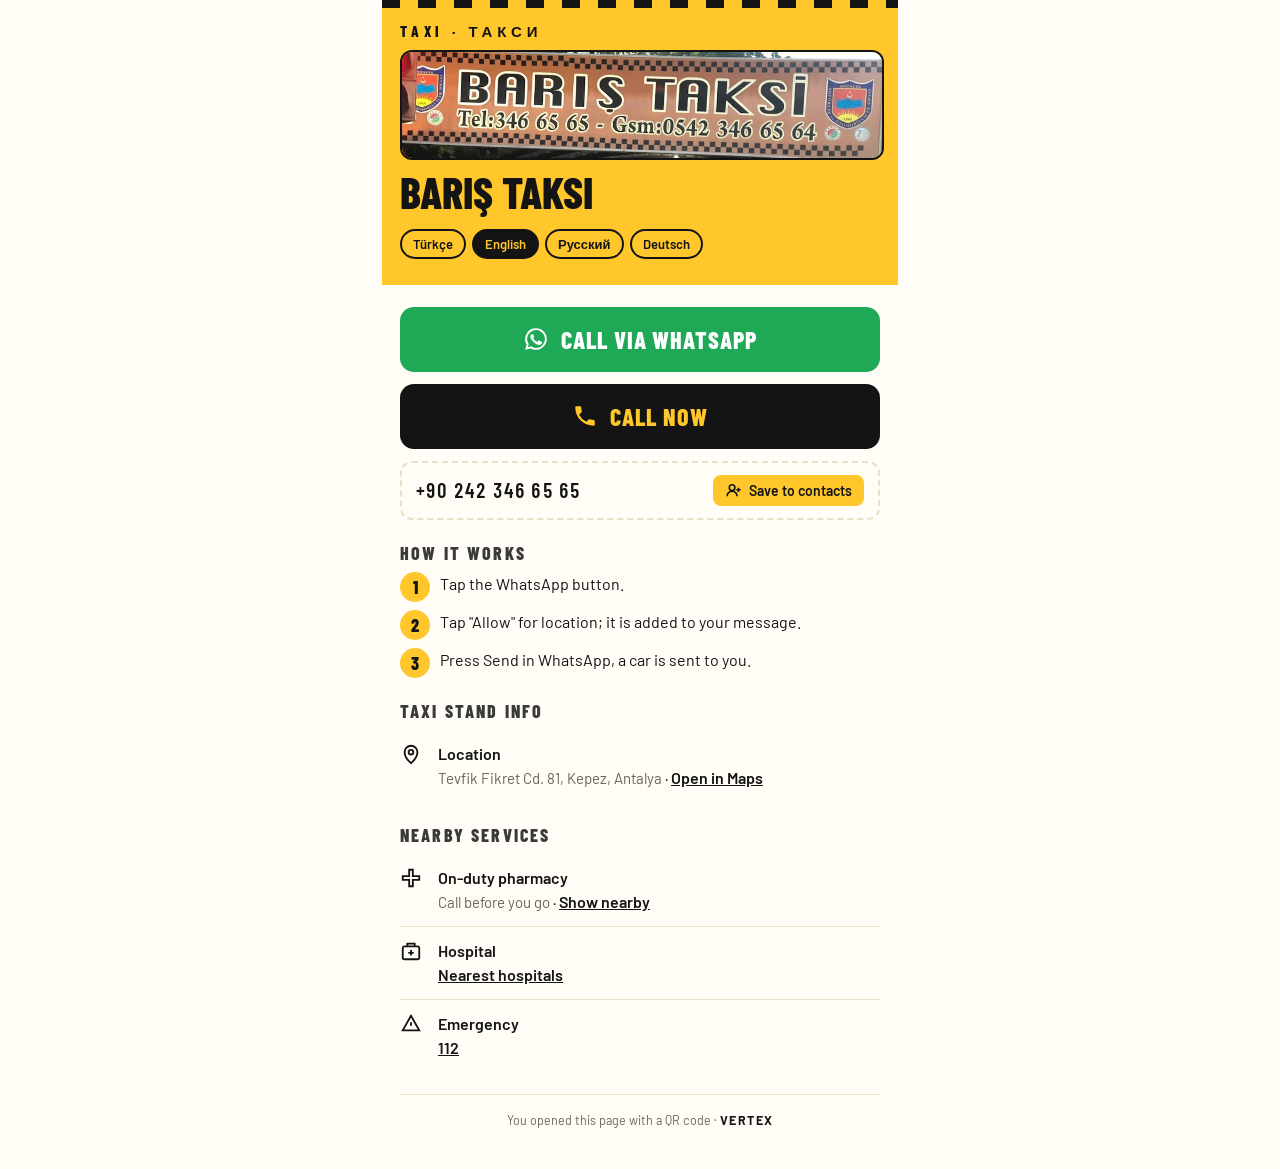
<file: durak/baris-taksi/index.html>
<!doctype html><html lang="tr"><head><meta charset="utf-8"><meta name="viewport" content="width=device-width,initial-scale=1,viewport-fit=cover"><title>Barış Taksi · Taksi</title><meta name="robots" content="noindex"><style>:root{box-sizing:border-box;padding-top:env(safe-area-inset-top,0px);padding-bottom:env(safe-area-inset-bottom,0px)}body{margin:0}img{max-width:100%}[hidden]{display:none!important}</style></head><body>
<link rel="preconnect" href="https://fonts.googleapis.com">
<link rel="stylesheet" href="https://fonts.googleapis.com/css2?family=Barlow+Condensed:wght@600;800&family=Barlow:wght@400;500;600&display=swap">
<style>
  /* Layout: phone-first landing a passenger sees after scanning — yellow taxi sign header, two big call buttons, info list; single deliberate taxi look */
  :root {
    --yellow: #FFC72C;
    --yellow-deep: #F2B200;
    --ink: #141414;
    --ink-soft: #3a3a3a;
    --paper: #FFFDF6;
    --line: #E8E1C8;
    --green: #1FA855;
    --muted: #6b6658;
    --display: "Barlow Condensed", "Arial Narrow", Arial, sans-serif;
    --body: "Barlow", "Helvetica Neue", Arial, sans-serif;
    color-scheme: light;
  }
  body { background: var(--paper); color: var(--ink); font-family: var(--body); font-size: 16px; line-height: 1.5; }
  .demo-bar { background: var(--ink); color: var(--yellow); font-size: 12.5px; text-align: center; padding-block: 7px; padding-inline: 16px; letter-spacing: 0.02em; }
  .page { max-width: 480px; margin: 0 auto; padding-inline: 18px; padding-block: 0 40px; display: grid; gap: 22px; }

  header.sign {
    margin-inline: -18px; padding-inline: 18px; padding-block: 22px 26px;
    background:
      repeating-linear-gradient(90deg, var(--ink) 0 18px, var(--yellow) 18px 36px) top / 100% 8px no-repeat,
      var(--yellow);
    display: grid; gap: 10px;
  }
  .langs { display: flex; gap: 6px; flex-wrap: wrap; margin-top: 6px; }
  .langs button {
    font: 600 13px var(--body); border: 2px solid var(--ink); background: transparent; color: var(--ink);
    padding: 5px 11px; border-radius: 999px; cursor: pointer;
  }
  .langs button[aria-pressed="true"] { background: var(--ink); color: var(--yellow); }
  .langs button:focus-visible, .btn:focus-visible, .save:focus-visible { outline: 3px solid var(--ink); outline-offset: 2px; }
  .taxi-word { font: 800 15px var(--display); letter-spacing: 0.32em; text-transform: uppercase; }
  h1 { font: 800 44px/0.98 var(--display); margin: 0; text-transform: uppercase; text-wrap: balance; }
  .open { display: inline-flex; align-items: center; gap: 8px; font-weight: 600; font-size: 15px; }
  .dot { width: 10px; height: 10px; border-radius: 50%; background: var(--green); box-shadow: 0 0 0 4px rgba(31,168,85,0.22); }

  .actions { display: grid; gap: 12px; }
  .btn {
    display: flex; align-items: center; justify-content: center; gap: 12px;
    font: 800 24px var(--display); letter-spacing: 0.04em; text-transform: uppercase;
    padding-block: 18px; border-radius: 14px; border: 0; cursor: pointer; width: 100%;
    text-decoration: none;
  }
  .btn svg { width: 26px; height: 26px; flex: none; }
  .btn-wa { background: var(--green); color: #fff; }
  .btn-call { background: var(--ink); color: var(--yellow); }
  .hint { font-size: 14px; color: var(--muted); margin: -4px 0 0; text-align: center; }

  .number { display: flex; flex-wrap: wrap; align-items: center; justify-content: space-between; gap: 10px 12px; border: 2px dashed var(--line); border-radius: 12px; padding: 12px 14px; }
  .number b { font: 600 20px var(--display); letter-spacing: 0.06em; font-variant-numeric: tabular-nums; }
  .save { display: inline-flex; align-items: center; gap: 7px; font: 600 14px var(--body); background: var(--yellow); color: var(--ink); border: 0; border-radius: 8px; padding: 7px 12px; cursor: pointer; }
  .save svg { width: 17px; height: 17px; }

  h2 { font: 800 18px var(--display); letter-spacing: 0.12em; text-transform: uppercase; margin: 0 0 8px; color: var(--ink-soft); }
  ul.info { list-style: none; margin: 0; padding: 0; display: grid; }
  ul.info li { display: grid; grid-template-columns: 28px 1fr; gap: 10px; padding-block: 12px; border-bottom: 1px solid var(--line); }
  ul.info li:last-child { border-bottom: 0; }
  ul.info svg { width: 22px; height: 22px; margin-top: 1px; }
  ul.info strong { display: block; font-weight: 600; }
  ul.info span { color: var(--muted); font-size: 15px; }
  a.map { color: var(--ink); font-weight: 600; }

  .steps { display: grid; gap: 8px; counter-reset: s; padding: 0; margin: 0; list-style: none; }
  .steps li { counter-increment: s; display: grid; grid-template-columns: 30px 1fr; gap: 10px; align-items: start; }
  .steps li::before { content: counter(s); font: 800 18px var(--display); background: var(--yellow); width: 30px; height: 30px; border-radius: 50%; display: grid; place-items: center; }

  footer { font-size: 12.5px; color: var(--muted); text-align: center; border-top: 1px solid var(--line); padding-top: 16px; }
  footer b { color: var(--ink); letter-spacing: 0.12em; }

  .sheet-wrap { position: fixed; inset: 0; background: rgba(20,20,20,0.55); display: grid; align-items: end; justify-items: center; z-index: 10; }
  .sheet {
    background: #fff; width: min(480px, 100%); border-radius: 18px 18px 0 0;
    padding: 20px 18px calc(22px + env(safe-area-inset-bottom, 0px)); display: grid; gap: 14px;
  }
  .sheet h3 { font: 800 22px var(--display); text-transform: uppercase; letter-spacing: 0.04em; margin: 0; }
  .sheet p { margin: 0; color: var(--ink-soft); }
  .perm { border: 2px solid var(--line); border-radius: 14px; padding: 14px; display: grid; gap: 12px; }
  .perm-q { display: flex; gap: 10px; align-items: flex-start; font-weight: 600; }
  .perm-q svg { width: 22px; height: 22px; flex: none; color: #2E6BE6; }
  .perm-btns { display: grid; grid-template-columns: 1fr 1fr; gap: 8px; }
  .perm-btns button, .sheet-close { font: 600 15px var(--body); border-radius: 10px; padding: 10px; cursor: pointer; border: 2px solid var(--ink); background: #fff; color: var(--ink); }
  .perm-btns button.allow { background: var(--ink); color: #fff; }
  .chat { background: #ECE5DD; border-radius: 14px; padding: 14px; display: grid; gap: 6px; }
  .chat-head { font-size: 13px; color: var(--muted); font-weight: 600; }
  .bubble { justify-self: end; background: #DCF8C6; color: #111; border-radius: 10px 10px 2px 10px; padding: 9px 11px; max-width: 92%; font-size: 15px; white-space: pre-line; overflow-wrap: anywhere; }
  .bubble a { color: #1a5fd6; }
  .note { font-size: 13.5px; color: var(--muted); }
  .sheet-close { background: var(--yellow); border-color: var(--yellow); }
  .toast {
    position: fixed; left: 50%; bottom: calc(18px + env(safe-area-inset-bottom, 0px)); transform: translateX(-50%);
    background: var(--ink); color: #fff; font-size: 14.5px; padding: 12px 16px; border-radius: 12px;
    width: min(440px, calc(100% - 32px)); box-shadow: 0 8px 28px rgba(0,0,0,0.25); text-align: center;
  }
</style>

<style>
  .logo { width: 64px; height: 64px; border-radius: 14px; object-fit: cover; background: #fff; border: 2px solid var(--ink); }
  .btn[aria-busy="true"] { opacity: .75; cursor: progress; }
  a.save { text-decoration: none; }
  .banner { width: 100%; border-radius: 12px; border: 2px solid var(--ink); display: block; }
  .spin { width: 22px; height: 22px; border: 3px solid rgba(255,255,255,.4); border-top-color: #fff; border-radius: 50%; animation: sp .8s linear infinite; flex: none; }
  @keyframes sp { to { transform: rotate(360deg); } }
  @media (prefers-reduced-motion: reduce) { .spin { animation-duration: 2.4s; } }
</style>

<main class="page">
  <header class="sign">
    <div class="taxi-word" style="text-transform:none">TAXI · ТАКСИ</div>
    <img class="logo" id="logo" alt="" hidden>
    <img class="banner" id="banner" alt="" hidden>
    <h1 id="title"></h1>
    <div class="open" id="openRow"><span class="dot" aria-hidden="true"></span><span id="open"></span></div>
    <div class="langs" role="group" aria-label="Dil / Language">
      <button type="button" data-lang="tr">Türkçe</button>
      <button type="button" data-lang="en">English</button>
      <button type="button" data-lang="ru">Русский</button>
      <button type="button" data-lang="de">Deutsch</button>
    </div>
  </header>

  <section class="actions" aria-label="Taxi">
    <button type="button" class="btn btn-wa" id="btnWa">
      <svg id="waIcon" viewBox="0 0 24 24" fill="currentColor" aria-hidden="true"><path d="M12 2a10 10 0 0 0-8.6 15.1L2 22l5-1.3A10 10 0 1 0 12 2zm0 18.2a8.2 8.2 0 0 1-4.2-1.2l-.3-.2-3 .8.8-2.9-.2-.3A8.2 8.2 0 1 1 12 20.2zm4.5-6.1c-.2-.1-1.5-.7-1.7-.8s-.4-.1-.6.1-.7.8-.8 1-.3.2-.5.1a6.7 6.7 0 0 1-3.3-2.9c-.3-.4.2-.4.7-1.4a.5.5 0 0 0 0-.4l-.8-1.8c-.2-.5-.4-.4-.6-.4h-.5a1 1 0 0 0-.7.3 3 3 0 0 0-.9 2.2 5.2 5.2 0 0 0 1.1 2.7 11.8 11.8 0 0 0 4.5 4c1.7.7 2.4.8 3.2.6a2.8 2.8 0 0 0 1.8-1.3 2.3 2.3 0 0 0 .2-1.3c-.1-.1-.3-.2-.5-.3z"/></svg>
      <span class="spin" id="waSpin" hidden></span>
      <span id="waLabel"></span>
    </button>
    <a class="btn btn-call" id="btnCall">
      <svg viewBox="0 0 24 24" fill="currentColor" aria-hidden="true"><path d="M6.6 10.8a15.1 15.1 0 0 0 6.6 6.6l2.2-2.2a1 1 0 0 1 1-.2 11.4 11.4 0 0 0 3.6.6 1 1 0 0 1 1 1V20a1 1 0 0 1-1 1A17 17 0 0 1 3 4a1 1 0 0 1 1-1h3.5a1 1 0 0 1 1 1 11.4 11.4 0 0 0 .6 3.6 1 1 0 0 1-.3 1z"/></svg>
      <span id="callLabel"></span>
    </a>
    <p class="hint" id="hint" hidden></p>
    <div class="number">
      <b id="numText"></b>
      <a class="save" id="saveBtn" href="rehber.vcf" download>
        <svg viewBox="0 0 24 24" fill="none" stroke="currentColor" stroke-width="2.2" aria-hidden="true"><circle cx="10" cy="8" r="4"/><path d="M3 20a7 7 0 0 1 14 0M19 8v6M16 11h6"/></svg>
        <span id="saveLabel"></span>
      </a>
    </div>
  </section>

  <section>
    <h2 id="howTitle"></h2>
    <ol class="steps"><li id="step1"></li><li id="step2"></li><li id="step3"></li></ol>
  </section>

  <section>
    <h2 id="infoTitle"></h2>
    <ul class="info">
      <li>
        <svg viewBox="0 0 24 24" fill="none" stroke="currentColor" stroke-width="2" aria-hidden="true"><path d="M12 22s7-6.2 7-12a7 7 0 0 0-14 0c0 5.8 7 12 7 12z"/><circle cx="12" cy="10" r="2.5"/></svg>
        <div><strong id="locLabel"></strong><span id="addr"></span> · <a class="map" id="mapLink" target="_blank" rel="noopener"></a></div>
      </li>
      <li id="hoursRow">
        <svg viewBox="0 0 24 24" fill="none" stroke="currentColor" stroke-width="2" aria-hidden="true"><circle cx="12" cy="12" r="9"/><path d="M12 7v5l3 2"/></svg>
        <div><strong id="hoursLabel"></strong><span id="hoursVal"></span></div>
      </li>
    </ul>
  </section>

  <section>
    <h2 id="nearTitle"></h2>
    <ul class="info">
      <li>
        <svg viewBox="0 0 24 24" fill="none" stroke="currentColor" stroke-width="2" aria-hidden="true"><path d="M10 3h4v7h7v4h-7v7h-4v-7H3v-4h7z"/></svg>
        <div><strong id="phLabel"></strong><span id="phNote"></span> · <a class="map" id="phLink" target="_blank" rel="noopener"></a></div>
      </li>
      <li>
        <svg viewBox="0 0 24 24" fill="none" stroke="currentColor" stroke-width="2" aria-hidden="true"><rect x="3" y="7" width="18" height="14" rx="2"/><path d="M8 7V4h8v3M12 11v6M9 14h6"/></svg>
        <div><strong id="hospLabel"></strong><a class="map" id="hospLink" target="_blank" rel="noopener"></a></div>
      </li>
      <li>
        <svg viewBox="0 0 24 24" fill="none" stroke="currentColor" stroke-width="2" aria-hidden="true"><path d="M12 3l9 16H3z"/><path d="M12 10v4M12 17h.01"/></svg>
        <div><strong id="emLabel"></strong><a class="map" href="tel:112">112</a></div>
      </li>
    </ul>
  </section>

  <footer><span id="footerText"></span> <b>VERTEX</b></footer>
</main>

<div class="toast" id="toast" role="status" aria-live="polite" hidden></div>

<script>
  /* ===== DURAK BİLGİLERİ (her durak için sadece burası değişir) ===== */
  const DURAK = {"ad": "Barış Taksi", "telefon": "+902423466565", "telefonGorunen": "+90 242 346 65 65", "whatsapp": "905370105650", "adres": "Tevfik Fikret Cd. 81, Kepez, Antalya", "harita": "https://www.google.com/maps/search/?api=1&query=Bar%C4%B1%C5%9F%20Taksi%20Tevfik%20Fikret%20Cd.%2081%20Kepez%20Antalya", "saat": "gizli", "bekleme": null, "logo": null, "gorsel": "tabela.jpg"};
  /* ================================================================ */

  const T = {
    tr: { nearTitle: "Yakınınızdaki hizmetler", ph: "Nöbetçi eczane", phNote: "Gitmeden önce arayın", phLink: "Yakındakileri göster", hosp: "Hastane", hospLink: "En yakın hastaneler", em: "Acil durum", open24: "7/24 açık · Şu an hizmette", openDaily: "Her gün", wa: "WhatsApp'tan çağır", locating: "Konum alınıyor…", call: "Hemen ara",
          hint: (m) => `Ortalama ${m} dakikada yanınızdayız.`, save: "Rehbere kaydet", howTitle: "Nasıl çalışır?",
          s1: "WhatsApp butonuna dokunun.", s2: "Konum iznine \"İzin ver\" deyin; konumunuz mesaja eklenir.", s3: "WhatsApp'ta Gönder'e basın, aracımız size yönlendirilir.",
          infoTitle: "Durak bilgisi", loc: "Konum", map: "Haritada aç", hours: "Çalışma saatleri", h24: "Her gün, 24 saat",
          footer: "Bu sayfa QR ile açıldı ·", noWa: "WhatsApp açılmadıysa lütfen arayın." },
    en: { nearTitle: "Nearby services", ph: "On-duty pharmacy", phNote: "Call before you go", phLink: "Show nearby", hosp: "Hospital", hospLink: "Nearest hospitals", em: "Emergency", open24: "Open 24/7 · Available now", openDaily: "Every day", wa: "Call via WhatsApp", locating: "Getting location…", call: "Call now",
          hint: (m) => `We usually arrive within ${m} minutes.`, save: "Save to contacts", howTitle: "How it works",
          s1: "Tap the WhatsApp button.", s2: "Tap \"Allow\" for location; it is added to your message.", s3: "Press Send in WhatsApp, a car is sent to you.",
          infoTitle: "Taxi stand info", loc: "Location", map: "Open in Maps", hours: "Hours", h24: "Every day, 24 hours",
          footer: "You opened this page with a QR code ·", noWa: "If WhatsApp did not open, please call." },
    ru: { nearTitle: "Услуги рядом", ph: "Дежурная аптека", phNote: "Позвоните заранее", phLink: "Показать рядом", hosp: "Больница", hospLink: "Ближайшие больницы", em: "Экстренная помощь", open24: "Круглосуточно · Сейчас работаем", openDaily: "Ежедневно", wa: "Вызвать через WhatsApp", locating: "Определяем местоположение…", call: "Позвонить",
          hint: (m) => `Обычно приезжаем за ${m} минут.`, save: "В контакты", howTitle: "Как это работает",
          s1: "Нажмите кнопку WhatsApp.", s2: "Разрешите доступ к геолокации — она добавится в сообщение.", s3: "Нажмите «Отправить» в WhatsApp, к вам приедет машина.",
          infoTitle: "О стоянке такси", loc: "Адрес", map: "Открыть на карте", hours: "Часы работы", h24: "Ежедневно, круглосуточно",
          footer: "Вы открыли страницу по QR-коду ·", noWa: "Если WhatsApp не открылся, позвоните." },
    de: { nearTitle: "In der Nähe", ph: "Notdienst-Apotheke", phNote: "Vorher anrufen", phLink: "In der Nähe zeigen", hosp: "Krankenhaus", hospLink: "Nächste Krankenhäuser", em: "Notruf", open24: "Rund um die Uhr · Jetzt verfügbar", openDaily: "Täglich", wa: "Per WhatsApp rufen", locating: "Standort wird ermittelt…", call: "Jetzt anrufen",
          hint: (m) => `Meist sind wir in ${m} Minuten da.`, save: "In Kontakte speichern", howTitle: "So funktioniert's",
          s1: "Tippen Sie auf den WhatsApp-Button.", s2: "Standort \"Erlauben\" – er wird zur Nachricht hinzugefügt.", s3: "In WhatsApp auf Senden tippen, ein Taxi kommt zu Ihnen.",
          infoTitle: "Taxistand", loc: "Standort", map: "In Karten öffnen", hours: "Öffnungszeiten", h24: "Täglich, 24 Stunden",
          footer: "Sie haben diese Seite per QR-Code geöffnet ·", noWa: "Falls WhatsApp nicht geöffnet wurde, bitte anrufen." }
  };
  const LANG_NAME = { tr: "Türkçe", en: "İngilizce", ru: "Rusça", de: "Almanca" };

  function detectLang() {
    const list = (navigator.languages && navigator.languages.length) ? navigator.languages : [navigator.language || ""];
    for (const l of list) { const c = String(l).toLowerCase().slice(0, 2); if (T[c]) return c; }
    return "en";
  }
  let lang = detectLang();
  try { const s = localStorage.getItem("durak-lang"); if (s && T[s]) lang = s; } catch (e) {}

  const $ = (id) => document.getElementById(id);
  const noHours = DURAK.saat === "gizli";
  const is24 = !noHours && (!DURAK.saat || DURAK.saat === "24");

  function render() {
    const t = T[lang];
    document.documentElement.lang = lang;
    $("title").textContent = DURAK.ad;
    if (noHours) { $("openRow")?.remove(); $("hoursRow")?.remove(); }
    if ($("open")) $("open").textContent = is24 ? t.open24 : `${t.openDaily} ${DURAK.saat}`;
    $("waLabel").textContent = t.wa;
    $("callLabel").textContent = t.call;
    $("hint").hidden = !DURAK.bekleme;
    if (DURAK.bekleme) $("hint").textContent = t.hint(DURAK.bekleme);
    $("saveLabel").textContent = t.save;
    $("howTitle").textContent = t.howTitle;
    $("step1").textContent = t.s1; $("step2").textContent = t.s2; $("step3").textContent = t.s3;
    $("infoTitle").textContent = t.infoTitle;
    $("locLabel").textContent = t.loc;
    $("mapLink").textContent = t.map;
    if ($("hoursRow")) { $("hoursLabel").textContent = t.hours;
    $("hoursVal").textContent = is24 ? t.h24 : `${t.openDaily} ${DURAK.saat}`; }
    $("nearTitle").textContent = t.nearTitle;
    $("phLabel").textContent = t.ph; $("phNote").textContent = t.phNote; $("phLink").textContent = t.phLink;
    $("hospLabel").textContent = t.hosp; $("hospLink").textContent = t.hospLink;
    $("emLabel").textContent = t.em;
    $("footerText").textContent = t.footer;
    document.querySelectorAll(".langs button").forEach(b => b.setAttribute("aria-pressed", String(b.dataset.lang === lang)));
  }

  // Static parts from DURAK
  $("numText").textContent = DURAK.telefonGorunen;
  $("btnCall").href = "tel:" + DURAK.telefon;
  $("addr").textContent = DURAK.adres;
  $("mapLink").href = DURAK.harita;
  // Arama Google Haritalar'da açılır; kullanıcının konumuna göre güncel nöbetçi/hastane sonuçlarını gösterir.
  $("phLink").href = "https://www.google.com/maps/search/?api=1&query=" + encodeURIComponent("nöbetçi eczane");
  $("hospLink").href = "https://www.google.com/maps/search/?api=1&query=" + encodeURIComponent("hastane");
  if (DURAK.gorsel) { $("banner").src = DURAK.gorsel; $("banner").alt = DURAK.ad; $("banner").hidden = false; }
  if (DURAK.logo) { $("logo").src = DURAK.logo; $("logo").alt = DURAK.ad; $("logo").hidden = false; }

  let toastTimer;
  function toast(msg) { const el = $("toast"); el.textContent = msg; el.hidden = false; clearTimeout(toastTimer); toastTimer = setTimeout(() => { el.hidden = true; }, 4000); }

  document.querySelectorAll(".langs button").forEach(b => b.addEventListener("click", () => {
    lang = b.dataset.lang; try { localStorage.setItem("durak-lang", lang); } catch (e) {} render();
  }));

  // WhatsApp: ask phone for location (max 8 s), then open WhatsApp with a Turkish message to the stand.
  function waUrl(coords) {
    let msg = "Merhaba, taksi istiyorum.";
    if (coords) msg += `\n📍 Konumum: https://maps.google.com/?q=${coords.latitude.toFixed(6)},${coords.longitude.toFixed(6)}`;
    else msg += "\n📍 Konumumu WhatsApp'tan şimdi gönderiyorum.";
    if (lang !== "tr") msg += `\n(Yolcunun dili: ${LANG_NAME[lang]})`;
    return `https://wa.me/${DURAK.whatsapp}?text=${encodeURIComponent(msg)}`;
  }
  let busy = false;
  function setBusy(on) {
    busy = on; $("btnWa").setAttribute("aria-busy", String(on));
    $("waSpin").hidden = !on; $("waIcon").style.display = on ? "none" : "";
    $("waLabel").textContent = on ? T[lang].locating : T[lang].wa;
  }
  function go(coords) {
    setBusy(false);
    window.location.href = waUrl(coords);
    setTimeout(() => { if (document.visibilityState === "visible") toast(T[lang].noWa); }, 3500);
  }
  $("btnWa").addEventListener("click", () => {
    if (busy) return;
    if (!("geolocation" in navigator) || !window.isSecureContext) { go(null); return; }
    setBusy(true);
    let done = false;
    const finish = (c) => { if (done) return; done = true; go(c); };
    const guard = setTimeout(() => finish(null), 9000);
    navigator.geolocation.getCurrentPosition(
      (p) => { clearTimeout(guard); finish(p.coords); },
      () => { clearTimeout(guard); finish(null); },
      { enableHighAccuracy: true, timeout: 8000, maximumAge: 60000 }
    );
  });

  render();
</script>
</body></html>
</file>
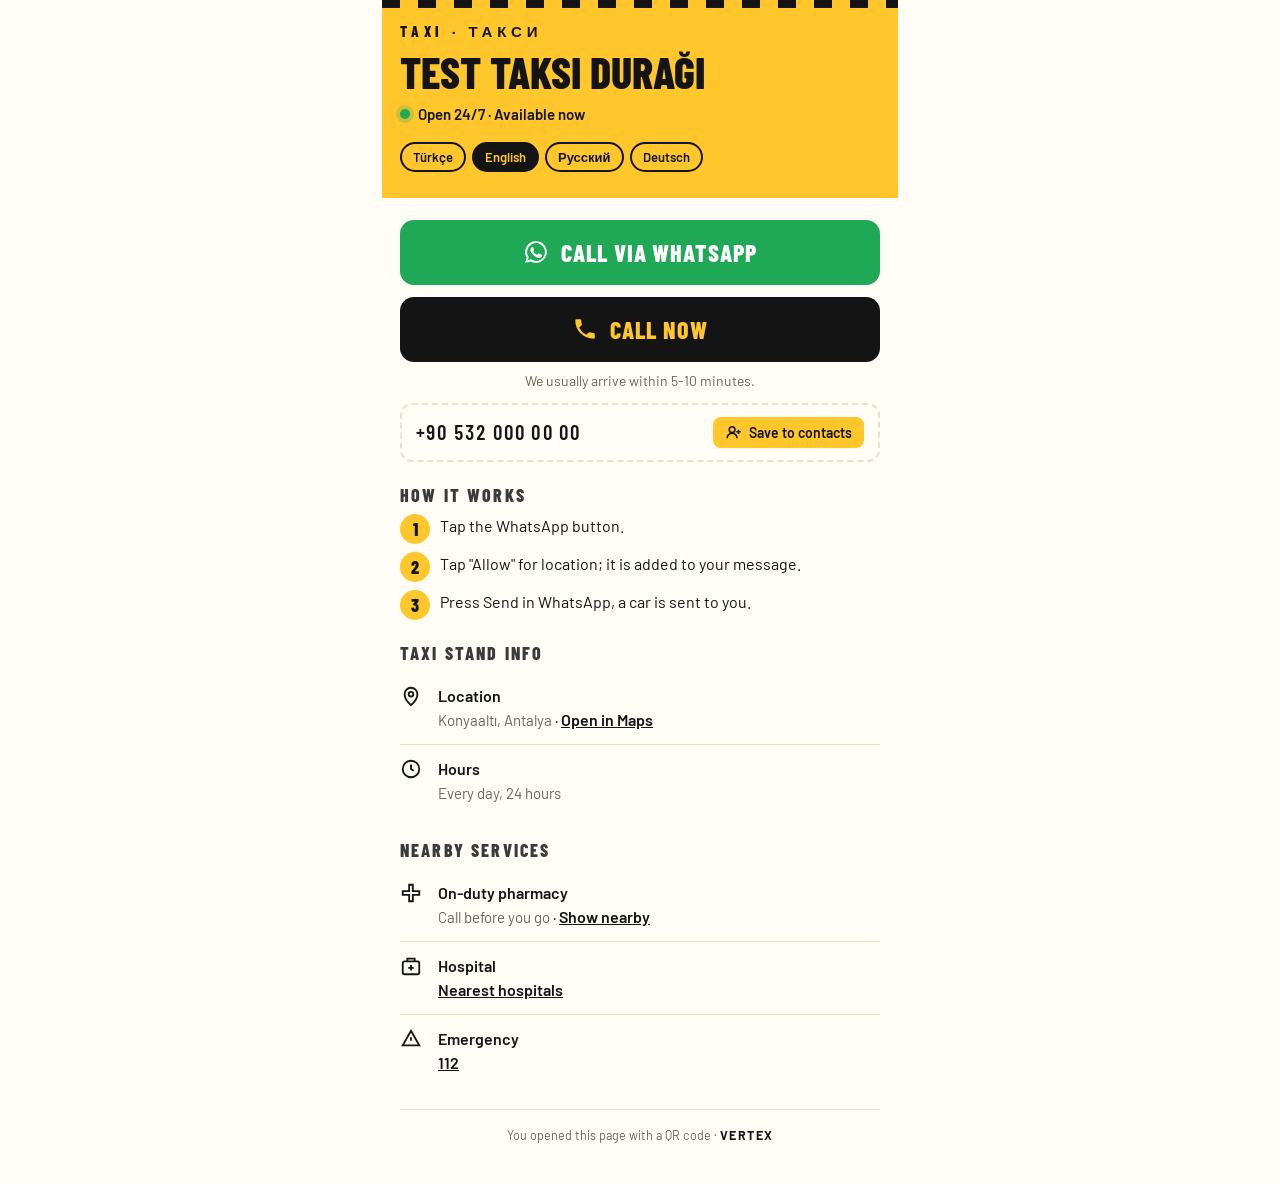
<file: durak/test-durak/index.html>
<!doctype html><html lang="tr"><head><meta charset="utf-8"><meta name="viewport" content="width=device-width,initial-scale=1,viewport-fit=cover"><title>Test Taksi Durağı · Taksi</title><meta name="robots" content="noindex"><style>:root{box-sizing:border-box;padding-top:env(safe-area-inset-top,0px);padding-bottom:env(safe-area-inset-bottom,0px)}body{margin:0}img{max-width:100%}[hidden]{display:none!important}</style></head><body>
<link rel="preconnect" href="https://fonts.googleapis.com">
<link rel="stylesheet" href="https://fonts.googleapis.com/css2?family=Barlow+Condensed:wght@600;800&family=Barlow:wght@400;500;600&display=swap">
<style>
  /* Layout: phone-first landing a passenger sees after scanning — yellow taxi sign header, two big call buttons, info list; single deliberate taxi look */
  :root {
    --yellow: #FFC72C;
    --yellow-deep: #F2B200;
    --ink: #141414;
    --ink-soft: #3a3a3a;
    --paper: #FFFDF6;
    --line: #E8E1C8;
    --green: #1FA855;
    --muted: #6b6658;
    --display: "Barlow Condensed", "Arial Narrow", Arial, sans-serif;
    --body: "Barlow", "Helvetica Neue", Arial, sans-serif;
    color-scheme: light;
  }
  body { background: var(--paper); color: var(--ink); font-family: var(--body); font-size: 16px; line-height: 1.5; }
  .demo-bar { background: var(--ink); color: var(--yellow); font-size: 12.5px; text-align: center; padding-block: 7px; padding-inline: 16px; letter-spacing: 0.02em; }
  .page { max-width: 480px; margin: 0 auto; padding-inline: 18px; padding-block: 0 40px; display: grid; gap: 22px; }

  header.sign {
    margin-inline: -18px; padding-inline: 18px; padding-block: 22px 26px;
    background:
      repeating-linear-gradient(90deg, var(--ink) 0 18px, var(--yellow) 18px 36px) top / 100% 8px no-repeat,
      var(--yellow);
    display: grid; gap: 10px;
  }
  .langs { display: flex; gap: 6px; flex-wrap: wrap; margin-top: 6px; }
  .langs button {
    font: 600 13px var(--body); border: 2px solid var(--ink); background: transparent; color: var(--ink);
    padding: 5px 11px; border-radius: 999px; cursor: pointer;
  }
  .langs button[aria-pressed="true"] { background: var(--ink); color: var(--yellow); }
  .langs button:focus-visible, .btn:focus-visible, .save:focus-visible { outline: 3px solid var(--ink); outline-offset: 2px; }
  .taxi-word { font: 800 15px var(--display); letter-spacing: 0.32em; text-transform: uppercase; }
  h1 { font: 800 44px/0.98 var(--display); margin: 0; text-transform: uppercase; text-wrap: balance; }
  .open { display: inline-flex; align-items: center; gap: 8px; font-weight: 600; font-size: 15px; }
  .dot { width: 10px; height: 10px; border-radius: 50%; background: var(--green); box-shadow: 0 0 0 4px rgba(31,168,85,0.22); }

  .actions { display: grid; gap: 12px; }
  .btn {
    display: flex; align-items: center; justify-content: center; gap: 12px;
    font: 800 24px var(--display); letter-spacing: 0.04em; text-transform: uppercase;
    padding-block: 18px; border-radius: 14px; border: 0; cursor: pointer; width: 100%;
    text-decoration: none;
  }
  .btn svg { width: 26px; height: 26px; flex: none; }
  .btn-wa { background: var(--green); color: #fff; }
  .btn-call { background: var(--ink); color: var(--yellow); }
  .hint { font-size: 14px; color: var(--muted); margin: -4px 0 0; text-align: center; }

  .number { display: flex; flex-wrap: wrap; align-items: center; justify-content: space-between; gap: 10px 12px; border: 2px dashed var(--line); border-radius: 12px; padding: 12px 14px; }
  .number b { font: 600 20px var(--display); letter-spacing: 0.06em; font-variant-numeric: tabular-nums; }
  .save { display: inline-flex; align-items: center; gap: 7px; font: 600 14px var(--body); background: var(--yellow); color: var(--ink); border: 0; border-radius: 8px; padding: 7px 12px; cursor: pointer; }
  .save svg { width: 17px; height: 17px; }

  h2 { font: 800 18px var(--display); letter-spacing: 0.12em; text-transform: uppercase; margin: 0 0 8px; color: var(--ink-soft); }
  ul.info { list-style: none; margin: 0; padding: 0; display: grid; }
  ul.info li { display: grid; grid-template-columns: 28px 1fr; gap: 10px; padding-block: 12px; border-bottom: 1px solid var(--line); }
  ul.info li:last-child { border-bottom: 0; }
  ul.info svg { width: 22px; height: 22px; margin-top: 1px; }
  ul.info strong { display: block; font-weight: 600; }
  ul.info span { color: var(--muted); font-size: 15px; }
  a.map { color: var(--ink); font-weight: 600; }

  .steps { display: grid; gap: 8px; counter-reset: s; padding: 0; margin: 0; list-style: none; }
  .steps li { counter-increment: s; display: grid; grid-template-columns: 30px 1fr; gap: 10px; align-items: start; }
  .steps li::before { content: counter(s); font: 800 18px var(--display); background: var(--yellow); width: 30px; height: 30px; border-radius: 50%; display: grid; place-items: center; }

  footer { font-size: 12.5px; color: var(--muted); text-align: center; border-top: 1px solid var(--line); padding-top: 16px; }
  footer b { color: var(--ink); letter-spacing: 0.12em; }

  .sheet-wrap { position: fixed; inset: 0; background: rgba(20,20,20,0.55); display: grid; align-items: end; justify-items: center; z-index: 10; }
  .sheet {
    background: #fff; width: min(480px, 100%); border-radius: 18px 18px 0 0;
    padding: 20px 18px calc(22px + env(safe-area-inset-bottom, 0px)); display: grid; gap: 14px;
  }
  .sheet h3 { font: 800 22px var(--display); text-transform: uppercase; letter-spacing: 0.04em; margin: 0; }
  .sheet p { margin: 0; color: var(--ink-soft); }
  .perm { border: 2px solid var(--line); border-radius: 14px; padding: 14px; display: grid; gap: 12px; }
  .perm-q { display: flex; gap: 10px; align-items: flex-start; font-weight: 600; }
  .perm-q svg { width: 22px; height: 22px; flex: none; color: #2E6BE6; }
  .perm-btns { display: grid; grid-template-columns: 1fr 1fr; gap: 8px; }
  .perm-btns button, .sheet-close { font: 600 15px var(--body); border-radius: 10px; padding: 10px; cursor: pointer; border: 2px solid var(--ink); background: #fff; color: var(--ink); }
  .perm-btns button.allow { background: var(--ink); color: #fff; }
  .chat { background: #ECE5DD; border-radius: 14px; padding: 14px; display: grid; gap: 6px; }
  .chat-head { font-size: 13px; color: var(--muted); font-weight: 600; }
  .bubble { justify-self: end; background: #DCF8C6; color: #111; border-radius: 10px 10px 2px 10px; padding: 9px 11px; max-width: 92%; font-size: 15px; white-space: pre-line; overflow-wrap: anywhere; }
  .bubble a { color: #1a5fd6; }
  .note { font-size: 13.5px; color: var(--muted); }
  .sheet-close { background: var(--yellow); border-color: var(--yellow); }
  .toast {
    position: fixed; left: 50%; bottom: calc(18px + env(safe-area-inset-bottom, 0px)); transform: translateX(-50%);
    background: var(--ink); color: #fff; font-size: 14.5px; padding: 12px 16px; border-radius: 12px;
    width: min(440px, calc(100% - 32px)); box-shadow: 0 8px 28px rgba(0,0,0,0.25); text-align: center;
  }
</style>

<style>
  .logo { width: 64px; height: 64px; border-radius: 14px; object-fit: cover; background: #fff; border: 2px solid var(--ink); }
  .btn[aria-busy="true"] { opacity: .75; cursor: progress; }
  a.save { text-decoration: none; }
  .banner { width: 100%; border-radius: 12px; border: 2px solid var(--ink); display: block; }
  .spin { width: 22px; height: 22px; border: 3px solid rgba(255,255,255,.4); border-top-color: #fff; border-radius: 50%; animation: sp .8s linear infinite; flex: none; }
  @keyframes sp { to { transform: rotate(360deg); } }
  @media (prefers-reduced-motion: reduce) { .spin { animation-duration: 2.4s; } }
</style>

<main class="page">
  <header class="sign">
    <div class="taxi-word" style="text-transform:none">TAXI · ТАКСИ</div>
    <img class="logo" id="logo" alt="" hidden>
    <img class="banner" id="banner" alt="" hidden>
    <h1 id="title"></h1>
    <div class="open" id="openRow"><span class="dot" aria-hidden="true"></span><span id="open"></span></div>
    <div class="langs" role="group" aria-label="Dil / Language">
      <button type="button" data-lang="tr">Türkçe</button>
      <button type="button" data-lang="en">English</button>
      <button type="button" data-lang="ru">Русский</button>
      <button type="button" data-lang="de">Deutsch</button>
    </div>
  </header>

  <section class="actions" aria-label="Taxi">
    <button type="button" class="btn btn-wa" id="btnWa">
      <svg id="waIcon" viewBox="0 0 24 24" fill="currentColor" aria-hidden="true"><path d="M12 2a10 10 0 0 0-8.6 15.1L2 22l5-1.3A10 10 0 1 0 12 2zm0 18.2a8.2 8.2 0 0 1-4.2-1.2l-.3-.2-3 .8.8-2.9-.2-.3A8.2 8.2 0 1 1 12 20.2zm4.5-6.1c-.2-.1-1.5-.7-1.7-.8s-.4-.1-.6.1-.7.8-.8 1-.3.2-.5.1a6.7 6.7 0 0 1-3.3-2.9c-.3-.4.2-.4.7-1.4a.5.5 0 0 0 0-.4l-.8-1.8c-.2-.5-.4-.4-.6-.4h-.5a1 1 0 0 0-.7.3 3 3 0 0 0-.9 2.2 5.2 5.2 0 0 0 1.1 2.7 11.8 11.8 0 0 0 4.5 4c1.7.7 2.4.8 3.2.6a2.8 2.8 0 0 0 1.8-1.3 2.3 2.3 0 0 0 .2-1.3c-.1-.1-.3-.2-.5-.3z"/></svg>
      <span class="spin" id="waSpin" hidden></span>
      <span id="waLabel"></span>
    </button>
    <a class="btn btn-call" id="btnCall">
      <svg viewBox="0 0 24 24" fill="currentColor" aria-hidden="true"><path d="M6.6 10.8a15.1 15.1 0 0 0 6.6 6.6l2.2-2.2a1 1 0 0 1 1-.2 11.4 11.4 0 0 0 3.6.6 1 1 0 0 1 1 1V20a1 1 0 0 1-1 1A17 17 0 0 1 3 4a1 1 0 0 1 1-1h3.5a1 1 0 0 1 1 1 11.4 11.4 0 0 0 .6 3.6 1 1 0 0 1-.3 1z"/></svg>
      <span id="callLabel"></span>
    </a>
    <p class="hint" id="hint" hidden></p>
    <div class="number">
      <b id="numText"></b>
      <a class="save" id="saveBtn" href="rehber.vcf" download>
        <svg viewBox="0 0 24 24" fill="none" stroke="currentColor" stroke-width="2.2" aria-hidden="true"><circle cx="10" cy="8" r="4"/><path d="M3 20a7 7 0 0 1 14 0M19 8v6M16 11h6"/></svg>
        <span id="saveLabel"></span>
      </a>
    </div>
  </section>

  <section>
    <h2 id="howTitle"></h2>
    <ol class="steps"><li id="step1"></li><li id="step2"></li><li id="step3"></li></ol>
  </section>

  <section>
    <h2 id="infoTitle"></h2>
    <ul class="info">
      <li>
        <svg viewBox="0 0 24 24" fill="none" stroke="currentColor" stroke-width="2" aria-hidden="true"><path d="M12 22s7-6.2 7-12a7 7 0 0 0-14 0c0 5.8 7 12 7 12z"/><circle cx="12" cy="10" r="2.5"/></svg>
        <div><strong id="locLabel"></strong><span id="addr"></span> · <a class="map" id="mapLink" target="_blank" rel="noopener"></a></div>
      </li>
      <li id="hoursRow">
        <svg viewBox="0 0 24 24" fill="none" stroke="currentColor" stroke-width="2" aria-hidden="true"><circle cx="12" cy="12" r="9"/><path d="M12 7v5l3 2"/></svg>
        <div><strong id="hoursLabel"></strong><span id="hoursVal"></span></div>
      </li>
    </ul>
  </section>

  <section>
    <h2 id="nearTitle"></h2>
    <ul class="info">
      <li>
        <svg viewBox="0 0 24 24" fill="none" stroke="currentColor" stroke-width="2" aria-hidden="true"><path d="M10 3h4v7h7v4h-7v7h-4v-7H3v-4h7z"/></svg>
        <div><strong id="phLabel"></strong><span id="phNote"></span> · <a class="map" id="phLink" target="_blank" rel="noopener"></a></div>
      </li>
      <li>
        <svg viewBox="0 0 24 24" fill="none" stroke="currentColor" stroke-width="2" aria-hidden="true"><rect x="3" y="7" width="18" height="14" rx="2"/><path d="M8 7V4h8v3M12 11v6M9 14h6"/></svg>
        <div><strong id="hospLabel"></strong><a class="map" id="hospLink" target="_blank" rel="noopener"></a></div>
      </li>
      <li>
        <svg viewBox="0 0 24 24" fill="none" stroke="currentColor" stroke-width="2" aria-hidden="true"><path d="M12 3l9 16H3z"/><path d="M12 10v4M12 17h.01"/></svg>
        <div><strong id="emLabel"></strong><a class="map" href="tel:112">112</a></div>
      </li>
    </ul>
  </section>

  <footer><span id="footerText"></span> <b>VERTEX</b></footer>
</main>

<div class="toast" id="toast" role="status" aria-live="polite" hidden></div>

<script>
  /* ===== DURAK BİLGİLERİ (her durak için sadece burası değişir) ===== */
  const DURAK = {"ad": "Test Taksi Durağı", "telefon": "+905320000000", "telefonGorunen": "+90 532 000 00 00", "whatsapp": "905320000000", "adres": "Konyaaltı, Antalya", "harita": "https://maps.google.com/?q=36.8608,30.6370", "saat": "24", "bekleme": "5-10", "logo": null, "gorsel": null};
  /* ================================================================ */

  const T = {
    tr: { nearTitle: "Yakınınızdaki hizmetler", ph: "Nöbetçi eczane", phNote: "Gitmeden önce arayın", phLink: "Yakındakileri göster", hosp: "Hastane", hospLink: "En yakın hastaneler", em: "Acil durum", open24: "7/24 açık · Şu an hizmette", openDaily: "Her gün", wa: "WhatsApp'tan çağır", locating: "Konum alınıyor…", call: "Hemen ara",
          hint: (m) => `Ortalama ${m} dakikada yanınızdayız.`, save: "Rehbere kaydet", howTitle: "Nasıl çalışır?",
          s1: "WhatsApp butonuna dokunun.", s2: "Konum iznine \"İzin ver\" deyin; konumunuz mesaja eklenir.", s3: "WhatsApp'ta Gönder'e basın, aracımız size yönlendirilir.",
          infoTitle: "Durak bilgisi", loc: "Konum", map: "Haritada aç", hours: "Çalışma saatleri", h24: "Her gün, 24 saat",
          footer: "Bu sayfa QR ile açıldı ·", noWa: "WhatsApp açılmadıysa lütfen arayın." },
    en: { nearTitle: "Nearby services", ph: "On-duty pharmacy", phNote: "Call before you go", phLink: "Show nearby", hosp: "Hospital", hospLink: "Nearest hospitals", em: "Emergency", open24: "Open 24/7 · Available now", openDaily: "Every day", wa: "Call via WhatsApp", locating: "Getting location…", call: "Call now",
          hint: (m) => `We usually arrive within ${m} minutes.`, save: "Save to contacts", howTitle: "How it works",
          s1: "Tap the WhatsApp button.", s2: "Tap \"Allow\" for location; it is added to your message.", s3: "Press Send in WhatsApp, a car is sent to you.",
          infoTitle: "Taxi stand info", loc: "Location", map: "Open in Maps", hours: "Hours", h24: "Every day, 24 hours",
          footer: "You opened this page with a QR code ·", noWa: "If WhatsApp did not open, please call." },
    ru: { nearTitle: "Услуги рядом", ph: "Дежурная аптека", phNote: "Позвоните заранее", phLink: "Показать рядом", hosp: "Больница", hospLink: "Ближайшие больницы", em: "Экстренная помощь", open24: "Круглосуточно · Сейчас работаем", openDaily: "Ежедневно", wa: "Вызвать через WhatsApp", locating: "Определяем местоположение…", call: "Позвонить",
          hint: (m) => `Обычно приезжаем за ${m} минут.`, save: "В контакты", howTitle: "Как это работает",
          s1: "Нажмите кнопку WhatsApp.", s2: "Разрешите доступ к геолокации — она добавится в сообщение.", s3: "Нажмите «Отправить» в WhatsApp, к вам приедет машина.",
          infoTitle: "О стоянке такси", loc: "Адрес", map: "Открыть на карте", hours: "Часы работы", h24: "Ежедневно, круглосуточно",
          footer: "Вы открыли страницу по QR-коду ·", noWa: "Если WhatsApp не открылся, позвоните." },
    de: { nearTitle: "In der Nähe", ph: "Notdienst-Apotheke", phNote: "Vorher anrufen", phLink: "In der Nähe zeigen", hosp: "Krankenhaus", hospLink: "Nächste Krankenhäuser", em: "Notruf", open24: "Rund um die Uhr · Jetzt verfügbar", openDaily: "Täglich", wa: "Per WhatsApp rufen", locating: "Standort wird ermittelt…", call: "Jetzt anrufen",
          hint: (m) => `Meist sind wir in ${m} Minuten da.`, save: "In Kontakte speichern", howTitle: "So funktioniert's",
          s1: "Tippen Sie auf den WhatsApp-Button.", s2: "Standort \"Erlauben\" – er wird zur Nachricht hinzugefügt.", s3: "In WhatsApp auf Senden tippen, ein Taxi kommt zu Ihnen.",
          infoTitle: "Taxistand", loc: "Standort", map: "In Karten öffnen", hours: "Öffnungszeiten", h24: "Täglich, 24 Stunden",
          footer: "Sie haben diese Seite per QR-Code geöffnet ·", noWa: "Falls WhatsApp nicht geöffnet wurde, bitte anrufen." }
  };
  const LANG_NAME = { tr: "Türkçe", en: "İngilizce", ru: "Rusça", de: "Almanca" };

  function detectLang() {
    const list = (navigator.languages && navigator.languages.length) ? navigator.languages : [navigator.language || ""];
    for (const l of list) { const c = String(l).toLowerCase().slice(0, 2); if (T[c]) return c; }
    return "en";
  }
  let lang = detectLang();
  try { const s = localStorage.getItem("durak-lang"); if (s && T[s]) lang = s; } catch (e) {}

  const $ = (id) => document.getElementById(id);
  const noHours = DURAK.saat === "gizli";
  const is24 = !noHours && (!DURAK.saat || DURAK.saat === "24");

  function render() {
    const t = T[lang];
    document.documentElement.lang = lang;
    $("title").textContent = DURAK.ad;
    if (noHours) { $("openRow")?.remove(); $("hoursRow")?.remove(); }
    if ($("open")) $("open").textContent = is24 ? t.open24 : `${t.openDaily} ${DURAK.saat}`;
    $("waLabel").textContent = t.wa;
    $("callLabel").textContent = t.call;
    $("hint").hidden = !DURAK.bekleme;
    if (DURAK.bekleme) $("hint").textContent = t.hint(DURAK.bekleme);
    $("saveLabel").textContent = t.save;
    $("howTitle").textContent = t.howTitle;
    $("step1").textContent = t.s1; $("step2").textContent = t.s2; $("step3").textContent = t.s3;
    $("infoTitle").textContent = t.infoTitle;
    $("locLabel").textContent = t.loc;
    $("mapLink").textContent = t.map;
    if ($("hoursRow")) { $("hoursLabel").textContent = t.hours;
    $("hoursVal").textContent = is24 ? t.h24 : `${t.openDaily} ${DURAK.saat}`; }
    $("nearTitle").textContent = t.nearTitle;
    $("phLabel").textContent = t.ph; $("phNote").textContent = t.phNote; $("phLink").textContent = t.phLink;
    $("hospLabel").textContent = t.hosp; $("hospLink").textContent = t.hospLink;
    $("emLabel").textContent = t.em;
    $("footerText").textContent = t.footer;
    document.querySelectorAll(".langs button").forEach(b => b.setAttribute("aria-pressed", String(b.dataset.lang === lang)));
  }

  // Static parts from DURAK
  $("numText").textContent = DURAK.telefonGorunen;
  $("btnCall").href = "tel:" + DURAK.telefon;
  $("addr").textContent = DURAK.adres;
  $("mapLink").href = DURAK.harita;
  // Arama Google Haritalar'da açılır; kullanıcının konumuna göre güncel nöbetçi/hastane sonuçlarını gösterir.
  $("phLink").href = "https://www.google.com/maps/search/?api=1&query=" + encodeURIComponent("nöbetçi eczane");
  $("hospLink").href = "https://www.google.com/maps/search/?api=1&query=" + encodeURIComponent("hastane");
  if (DURAK.gorsel) { $("banner").src = DURAK.gorsel; $("banner").alt = DURAK.ad; $("banner").hidden = false; }
  if (DURAK.logo) { $("logo").src = DURAK.logo; $("logo").alt = DURAK.ad; $("logo").hidden = false; }

  let toastTimer;
  function toast(msg) { const el = $("toast"); el.textContent = msg; el.hidden = false; clearTimeout(toastTimer); toastTimer = setTimeout(() => { el.hidden = true; }, 4000); }

  document.querySelectorAll(".langs button").forEach(b => b.addEventListener("click", () => {
    lang = b.dataset.lang; try { localStorage.setItem("durak-lang", lang); } catch (e) {} render();
  }));

  // WhatsApp: ask phone for location (max 8 s), then open WhatsApp with a Turkish message to the stand.
  function waUrl(coords) {
    let msg = "Merhaba, taksi istiyorum.";
    if (coords) msg += `\n📍 Konumum: https://maps.google.com/?q=${coords.latitude.toFixed(6)},${coords.longitude.toFixed(6)}`;
    else msg += "\n📍 Konumumu WhatsApp'tan şimdi gönderiyorum.";
    if (lang !== "tr") msg += `\n(Yolcunun dili: ${LANG_NAME[lang]})`;
    return `https://wa.me/${DURAK.whatsapp}?text=${encodeURIComponent(msg)}`;
  }
  let busy = false;
  function setBusy(on) {
    busy = on; $("btnWa").setAttribute("aria-busy", String(on));
    $("waSpin").hidden = !on; $("waIcon").style.display = on ? "none" : "";
    $("waLabel").textContent = on ? T[lang].locating : T[lang].wa;
  }
  function go(coords) {
    setBusy(false);
    window.location.href = waUrl(coords);
    setTimeout(() => { if (document.visibilityState === "visible") toast(T[lang].noWa); }, 3500);
  }
  $("btnWa").addEventListener("click", () => {
    if (busy) return;
    if (!("geolocation" in navigator) || !window.isSecureContext) { go(null); return; }
    setBusy(true);
    let done = false;
    const finish = (c) => { if (done) return; done = true; go(c); };
    const guard = setTimeout(() => finish(null), 9000);
    navigator.geolocation.getCurrentPosition(
      (p) => { clearTimeout(guard); finish(p.coords); },
      () => { clearTimeout(guard); finish(null); },
      { enableHighAccuracy: true, timeout: 8000, maximumAge: 60000 }
    );
  });

  render();
</script>
</body></html>
</file>
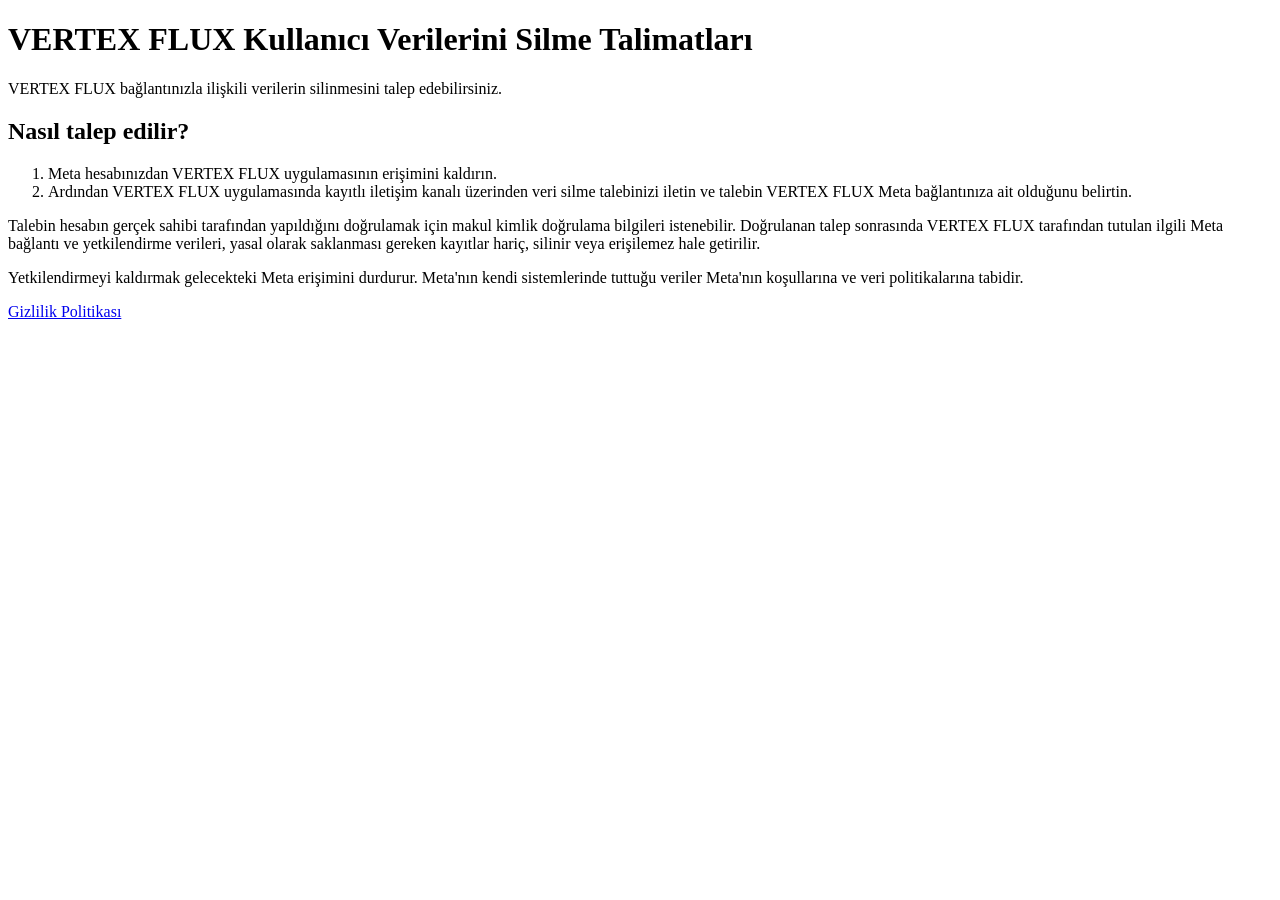
<file: data-deletion.html>
<!doctype html><html lang="tr"><head><meta charset="utf-8"><meta name="viewport" content="width=device-width,initial-scale=1"><title>VERTEX FLUX - Veri Silme Talimatları</title></head><body><main><h1>VERTEX FLUX Kullanıcı Verilerini Silme Talimatları</h1><p>VERTEX FLUX bağlantınızla ilişkili verilerin silinmesini talep edebilirsiniz.</p><h2>Nasıl talep edilir?</h2><ol><li>Meta hesabınızdan VERTEX FLUX uygulamasının erişimini kaldırın.</li><li>Ardından VERTEX FLUX uygulamasında kayıtlı iletişim kanalı üzerinden veri silme talebinizi iletin ve talebin VERTEX FLUX Meta bağlantınıza ait olduğunu belirtin.</li></ol><p>Talebin hesabın gerçek sahibi tarafından yapıldığını doğrulamak için makul kimlik doğrulama bilgileri istenebilir. Doğrulanan talep sonrasında VERTEX FLUX tarafından tutulan ilgili Meta bağlantı ve yetkilendirme verileri, yasal olarak saklanması gereken kayıtlar hariç, silinir veya erişilemez hale getirilir.</p><p>Yetkilendirmeyi kaldırmak gelecekteki Meta erişimini durdurur. Meta'nın kendi sistemlerinde tuttuğu veriler Meta'nın koşullarına ve veri politikalarına tabidir.</p><p><a href="/privacy">Gizlilik Politikası</a></p></main></body></html>
</file>
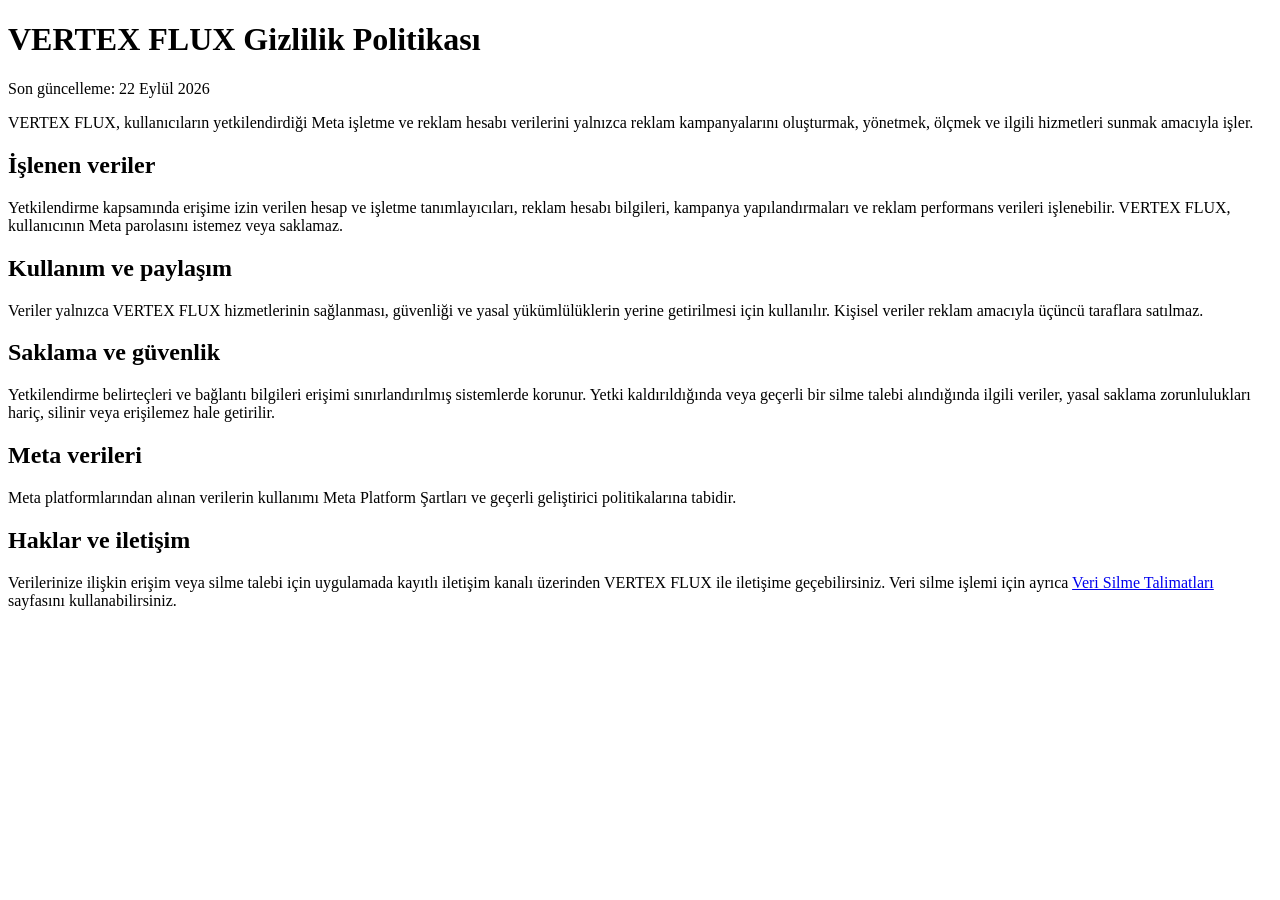
<file: privacy.html>
<!doctype html><html lang="tr"><head><meta charset="utf-8"><meta name="viewport" content="width=device-width,initial-scale=1"><title>VERTEX FLUX - Gizlilik Politikası</title></head><body><main><h1>VERTEX FLUX Gizlilik Politikası</h1><p>Son güncelleme: 22 Eylül 2026</p><p>VERTEX FLUX, kullanıcıların yetkilendirdiği Meta işletme ve reklam hesabı verilerini yalnızca reklam kampanyalarını oluşturmak, yönetmek, ölçmek ve ilgili hizmetleri sunmak amacıyla işler.</p><h2>İşlenen veriler</h2><p>Yetkilendirme kapsamında erişime izin verilen hesap ve işletme tanımlayıcıları, reklam hesabı bilgileri, kampanya yapılandırmaları ve reklam performans verileri işlenebilir. VERTEX FLUX, kullanıcının Meta parolasını istemez veya saklamaz.</p><h2>Kullanım ve paylaşım</h2><p>Veriler yalnızca VERTEX FLUX hizmetlerinin sağlanması, güvenliği ve yasal yükümlülüklerin yerine getirilmesi için kullanılır. Kişisel veriler reklam amacıyla üçüncü taraflara satılmaz.</p><h2>Saklama ve güvenlik</h2><p>Yetkilendirme belirteçleri ve bağlantı bilgileri erişimi sınırlandırılmış sistemlerde korunur. Yetki kaldırıldığında veya geçerli bir silme talebi alındığında ilgili veriler, yasal saklama zorunlulukları hariç, silinir veya erişilemez hale getirilir.</p><h2>Meta verileri</h2><p>Meta platformlarından alınan verilerin kullanımı Meta Platform Şartları ve geçerli geliştirici politikalarına tabidir.</p><h2>Haklar ve iletişim</h2><p>Verilerinize ilişkin erişim veya silme talebi için uygulamada kayıtlı iletişim kanalı üzerinden VERTEX FLUX ile iletişime geçebilirsiniz. Veri silme işlemi için ayrıca <a href="/data-deletion">Veri Silme Talimatları</a> sayfasını kullanabilirsiniz.</p></main></body></html>
</file>
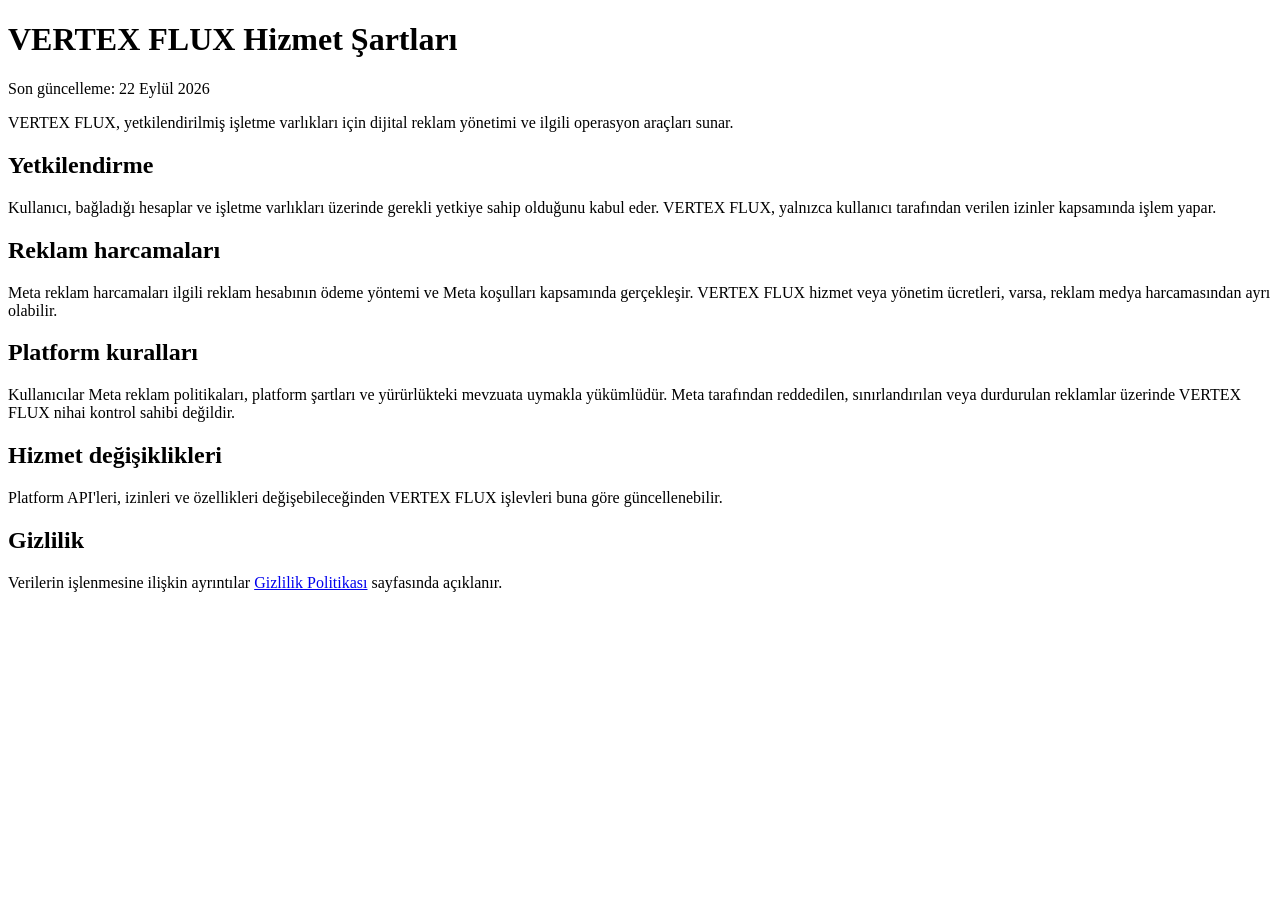
<file: terms.html>
<!doctype html><html lang="tr"><head><meta charset="utf-8"><meta name="viewport" content="width=device-width,initial-scale=1"><title>VERTEX FLUX - Hizmet Şartları</title></head><body><main><h1>VERTEX FLUX Hizmet Şartları</h1><p>Son güncelleme: 22 Eylül 2026</p><p>VERTEX FLUX, yetkilendirilmiş işletme varlıkları için dijital reklam yönetimi ve ilgili operasyon araçları sunar.</p><h2>Yetkilendirme</h2><p>Kullanıcı, bağladığı hesaplar ve işletme varlıkları üzerinde gerekli yetkiye sahip olduğunu kabul eder. VERTEX FLUX, yalnızca kullanıcı tarafından verilen izinler kapsamında işlem yapar.</p><h2>Reklam harcamaları</h2><p>Meta reklam harcamaları ilgili reklam hesabının ödeme yöntemi ve Meta koşulları kapsamında gerçekleşir. VERTEX FLUX hizmet veya yönetim ücretleri, varsa, reklam medya harcamasından ayrı olabilir.</p><h2>Platform kuralları</h2><p>Kullanıcılar Meta reklam politikaları, platform şartları ve yürürlükteki mevzuata uymakla yükümlüdür. Meta tarafından reddedilen, sınırlandırılan veya durdurulan reklamlar üzerinde VERTEX FLUX nihai kontrol sahibi değildir.</p><h2>Hizmet değişiklikleri</h2><p>Platform API'leri, izinleri ve özellikleri değişebileceğinden VERTEX FLUX işlevleri buna göre güncellenebilir.</p><h2>Gizlilik</h2><p>Verilerin işlenmesine ilişkin ayrıntılar <a href="/privacy">Gizlilik Politikası</a> sayfasında açıklanır.</p></main></body></html>
</file>
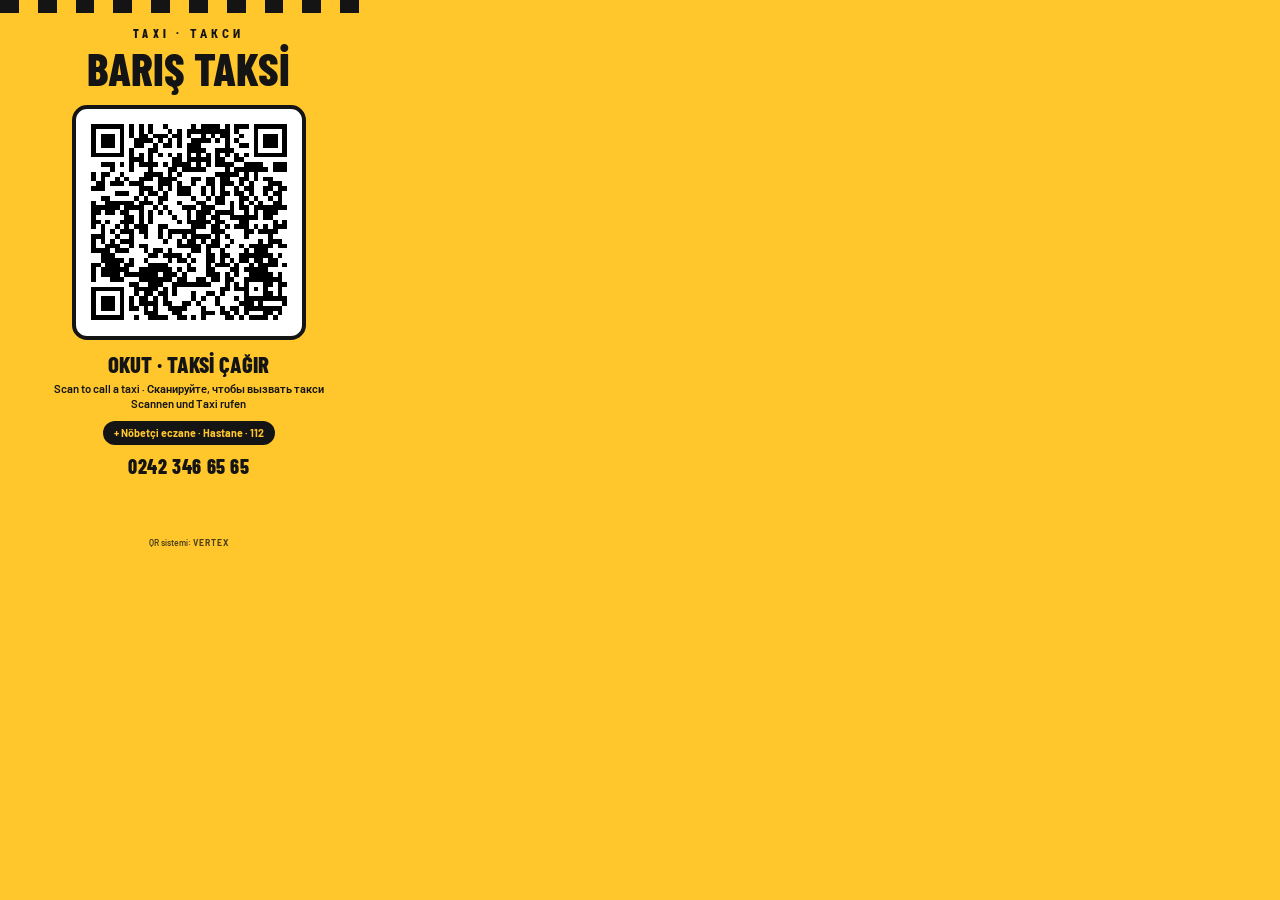
<file: durak/baris-taksi/baski/etiket.html>
<!doctype html><html lang="tr"><head><meta charset="utf-8"><title>Barış Taksi QR Etiket</title>
<link rel="stylesheet" href="https://fonts.googleapis.com/css2?family=Barlow+Condensed:wght@700;800&family=Barlow:wght@500;600;700&family=Roboto+Condensed:wght@700;800&family=Roboto:wght@500;600;700&display=swap">
<style>
@page { size: 100mm 150mm; margin: 0; }
* { box-sizing: border-box; margin: 0; }
body { width: 100mm; height: 150mm; font-family: Barlow, Roboto, Arial, sans-serif; color: #141414; background: #FFC72C; }
.lab { width: 100mm; height: 150mm; display: flex; flex-direction: column; align-items: center; padding: 0 7mm 5mm;
  background: repeating-linear-gradient(90deg,#141414 0 5mm,#FFC72C 5mm 10mm) top/100% 3.5mm no-repeat, #FFC72C; }
.taxi { margin-top: 7mm; font: 800 9pt "Barlow Condensed","Roboto Condensed"; letter-spacing: .35em; }
h1 { font: 800 34pt/0.95 "Barlow Condensed","Roboto Condensed"; text-transform: uppercase; margin-top: 1.5mm; text-align: center; }
.qrbox { margin-top: 4mm; background: #fff; border: 1.2mm solid #141414; border-radius: 4mm; padding: 4mm; width: 62mm; height: 62mm; }
.scan { margin-top: 3.5mm; font: 800 17pt/1 "Barlow Condensed","Roboto Condensed"; text-transform: uppercase; text-align: center; }
.langs { margin-top: 1.5mm; font: 600 8.5pt/1.35 Barlow, Roboto; text-align: center; }
.extra { margin-top: 2.5mm; background: #141414; color: #FFC72C; font: 700 8pt Barlow, Roboto; padding: 1.4mm 3mm; border-radius: 99px; }
.tel { margin-top: 2.5mm; font: 800 15pt "Barlow Condensed","Roboto Condensed"; letter-spacing: .03em; }
.foot { margin-top: auto; font: 600 6.5pt Barlow, Roboto; opacity: .75; }
.foot b { letter-spacing: .12em; }
</style></head><body><div class="lab">
<div class="taxi">TAXI · ТАКСИ</div>
<h1>Barış Taksi</h1>
<div class="qrbox">
<svg width="100%" height="100%" shape-rendering="crispEdges" version="1.1" viewBox="0 0 41 41" xmlns="http://www.w3.org/2000/svg"><path d="M0,0H1V1H0zM1,0H2V1H1zM2,0H3V1H2zM3,0H4V1H3zM4,0H5V1H4zM5,0H6V1H5zM6,0H7V1H6zM8,0H9V1H8zM10,0H11V1H10zM12,0H13V1H12zM15,0H16V1H15zM21,0H22V1H21zM23,0H24V1H23zM24,0H25V1H24zM25,0H26V1H25zM26,0H27V1H26zM28,0H29V1H28zM30,0H31V1H30zM31,0H32V1H31zM32,0H33V1H32zM34,0H35V1H34zM35,0H36V1H35zM36,0H37V1H36zM37,0H38V1H37zM38,0H39V1H38zM39,0H40V1H39zM40,0H41V1H40zM0,1H1V2H0zM6,1H7V2H6zM8,1H9V2H8zM10,1H11V2H10zM12,1H13V2H12zM16,1H17V2H16zM18,1H19V2H18zM20,1H21V2H20zM21,1H22V2H21zM22,1H23V2H22zM23,1H24V2H23zM24,1H25V2H24zM25,1H26V2H25zM26,1H27V2H26zM27,1H28V2H27zM28,1H29V2H28zM30,1H31V2H30zM34,1H35V2H34zM40,1H41V2H40zM0,2H1V3H0zM2,2H3V3H2zM3,2H4V3H3zM4,2H5V3H4zM6,2H7V3H6zM8,2H9V3H8zM10,2H11V3H10zM11,2H12V3H11zM13,2H14V3H13zM14,2H15V3H14zM15,2H16V3H15zM17,2H18V3H17zM18,2H19V3H18zM20,2H21V3H20zM23,2H24V3H23zM25,2H26V3H25zM27,2H28V3H27zM28,2H29V3H28zM31,2H32V3H31zM34,2H35V3H34zM36,2H37V3H36zM37,2H38V3H37zM38,2H39V3H38zM40,2H41V3H40zM0,3H1V4H0zM2,3H3V4H2zM3,3H4V4H3zM4,3H5V4H4zM6,3H7V4H6zM9,3H10V4H9zM10,3H11V4H10zM11,3H12V4H11zM12,3H13V4H12zM14,3H15V4H14zM16,3H17V4H16zM18,3H19V4H18zM21,3H22V4H21zM22,3H23V4H22zM23,3H24V4H23zM24,3H25V4H24zM26,3H27V4H26zM28,3H29V4H28zM30,3H31V4H30zM34,3H35V4H34zM36,3H37V4H36zM37,3H38V4H37zM38,3H39V4H38zM40,3H41V4H40zM0,4H1V5H0zM2,4H3V5H2zM3,4H4V5H3zM4,4H5V5H4zM6,4H7V5H6zM9,4H10V5H9zM10,4H11V5H10zM13,4H14V5H13zM15,4H16V5H15zM16,4H17V5H16zM18,4H19V5H18zM20,4H21V5H20zM21,4H22V5H21zM22,4H23V5H22zM28,4H29V5H28zM31,4H32V5H31zM32,4H33V5H32zM34,4H35V5H34zM36,4H37V5H36zM37,4H38V5H37zM38,4H39V5H38zM40,4H41V5H40zM0,5H1V6H0zM6,5H7V6H6zM8,5H9V6H8zM12,5H13V6H12zM13,5H14V6H13zM20,5H21V6H20zM21,5H22V6H21zM22,5H23V6H22zM23,5H24V6H23zM26,5H27V6H26zM27,5H28V6H27zM28,5H29V6H28zM29,5H30V6H29zM34,5H35V6H34zM40,5H41V6H40zM0,6H1V7H0zM1,6H2V7H1zM2,6H3V7H2zM3,6H4V7H3zM4,6H5V7H4zM5,6H6V7H5zM6,6H7V7H6zM8,6H9V7H8zM10,6H11V7H10zM12,6H13V7H12zM14,6H15V7H14zM16,6H17V7H16zM18,6H19V7H18zM20,6H21V7H20zM22,6H23V7H22zM24,6H25V7H24zM26,6H27V7H26zM28,6H29V7H28zM30,6H31V7H30zM32,6H33V7H32zM34,6H35V7H34zM35,6H36V7H35zM36,6H37V7H36zM37,6H38V7H37zM38,6H39V7H38zM39,6H40V7H39zM40,6H41V7H40zM8,7H9V8H8zM9,7H10V8H9zM10,7H11V8H10zM12,7H13V8H12zM17,7H18V8H17zM18,7H19V8H18zM20,7H21V8H20zM21,7H22V8H21zM22,7H23V8H22zM23,7H24V8H23zM24,7H25V8H24zM26,7H27V8H26zM27,7H28V8H27zM30,7H31V8H30zM31,7H32V8H31zM2,8H3V9H2zM3,8H4V9H3zM4,8H5V9H4zM6,8H7V9H6zM8,8H9V9H8zM10,8H11V9H10zM11,8H12V9H11zM12,8H13V9H12zM13,8H14V9H13zM15,8H16V9H15zM17,8H18V9H17zM18,8H19V9H18zM19,8H20V9H19zM20,8H21V9H20zM22,8H23V9H22zM24,8H25V9H24zM26,8H27V9H26zM27,8H28V9H27zM28,8H29V9H28zM29,8H30V9H29zM32,8H33V9H32zM33,8H34V9H33zM34,8H35V9H34zM35,8H36V9H35zM38,8H39V9H38zM39,8H40V9H39zM40,8H41V9H40zM4,9H5V10H4zM8,9H9V10H8zM12,9H13V10H12zM16,9H17V10H16zM17,9H18V10H17zM19,9H20V10H19zM20,9H21V10H20zM21,9H22V10H21zM22,9H23V10H22zM23,9H24V10H23zM28,9H29V10H28zM30,9H31V10H30zM31,9H32V10H31zM32,9H33V10H32zM33,9H34V10H33zM34,9H35V10H34zM35,9H36V10H35zM36,9H37V10H36zM38,9H39V10H38zM39,9H40V10H39zM40,9H41V10H40zM0,10H1V11H0zM2,10H3V11H2zM3,10H4V11H3zM6,10H7V11H6zM11,10H12V11H11zM12,10H13V11H12zM13,10H14V11H13zM14,10H15V11H14zM16,10H17V11H16zM18,10H19V11H18zM26,10H27V11H26zM27,10H28V11H27zM28,10H29V11H28zM29,10H30V11H29zM30,10H31V11H30zM32,10H33V11H32zM34,10H35V11H34zM0,11H1V12H0zM2,11H3V12H2zM5,11H6V12H5zM7,11H8V12H7zM10,11H11V12H10zM11,11H12V12H11zM12,11H13V12H12zM14,11H15V12H14zM15,11H16V12H15zM16,11H17V12H16zM17,11H18V12H17zM21,11H22V12H21zM22,11H23V12H22zM24,11H25V12H24zM25,11H26V12H25zM27,11H28V12H27zM28,11H29V12H28zM31,11H32V12H31zM32,11H33V12H32zM34,11H35V12H34zM36,11H37V12H36zM37,11H38V12H37zM1,12H2V13H1zM2,12H3V13H2zM4,12H5V13H4zM5,12H6V13H5zM6,12H7V13H6zM8,12H9V13H8zM9,12H10V13H9zM10,12H11V13H10zM14,12H15V13H14zM15,12H16V13H15zM16,12H17V13H16zM18,12H19V13H18zM21,12H22V13H21zM24,12H25V13H24zM25,12H26V13H25zM27,12H28V13H27zM28,12H29V13H28zM29,12H30V13H29zM31,12H32V13H31zM33,12H34V13H33zM37,12H38V13H37zM38,12H39V13H38zM39,12H40V13H39zM0,13H1V14H0zM1,13H2V14H1zM2,13H3V14H2zM10,13H11V14H10zM11,13H12V14H11zM12,13H13V14H12zM14,13H15V14H14zM16,13H17V14H16zM18,13H19V14H18zM19,13H20V14H19zM20,13H21V14H20zM23,13H24V14H23zM25,13H26V14H25zM27,13H28V14H27zM30,13H31V14H30zM32,13H33V14H32zM33,13H34V14H33zM36,13H37V14H36zM37,13H38V14H37zM39,13H40V14H39zM40,13H41V14H40zM5,14H6V15H5zM6,14H7V15H6zM7,14H8V15H7zM10,14H11V15H10zM12,14H13V15H12zM13,14H14V15H13zM15,14H16V15H15zM18,14H19V15H18zM19,14H20V15H19zM20,14H21V15H20zM23,14H24V15H23zM25,14H26V15H25zM27,14H28V15H27zM28,14H29V15H28zM30,14H31V15H30zM31,14H32V15H31zM33,14H34V15H33zM36,14H37V15H36zM38,14H39V15H38zM39,14H40V15H39zM2,15H3V16H2zM3,15H4V16H3zM9,15H10V16H9zM11,15H12V16H11zM14,15H15V16H14zM15,15H16V16H15zM21,15H22V16H21zM24,15H25V16H24zM26,15H27V16H26zM27,15H28V16H27zM31,15H32V16H31zM32,15H33V16H32zM34,15H35V16H34zM37,15H38V16H37zM39,15H40V16H39zM0,16H1V17H0zM3,16H4V17H3zM4,16H5V17H4zM5,16H6V17H5zM6,16H7V17H6zM7,16H8V17H7zM8,16H9V17H8zM10,16H11V17H10zM11,16H12V17H11zM12,16H13V17H12zM14,16H15V17H14zM18,16H19V17H18zM22,16H23V17H22zM23,16H24V17H23zM26,16H27V17H26zM27,16H28V17H27zM29,16H30V17H29zM31,16H32V17H31zM33,16H34V17H33zM35,16H36V17H35zM38,16H39V17H38zM39,16H40V17H39zM0,17H1V18H0zM1,17H2V18H1zM2,17H3V18H2zM3,17H4V18H3zM4,17H5V18H4zM5,17H6V18H5zM7,17H8V18H7zM8,17H9V18H8zM9,17H10V18H9zM10,17H11V18H10zM13,17H14V18H13zM15,17H16V18H15zM19,17H20V18H19zM20,17H21V18H20zM21,17H22V18H21zM23,17H24V18H23zM24,17H25V18H24zM25,17H26V18H25zM29,17H30V18H29zM31,17H32V18H31zM32,17H33V18H32zM34,17H35V18H34zM35,17H36V18H35zM36,17H37V18H36zM37,17H38V18H37zM38,17H39V18H38zM39,17H40V18H39zM40,17H41V18H40zM0,18H1V19H0zM1,18H2V19H1zM3,18H4V19H3zM4,18H5V19H4zM6,18H7V19H6zM7,18H8V19H7zM10,18H11V19H10zM12,18H13V19H12zM14,18H15V19H14zM16,18H17V19H16zM20,18H21V19H20zM22,18H23V19H22zM23,18H24V19H23zM24,18H25V19H24zM26,18H27V19H26zM27,18H28V19H27zM28,18H29V19H28zM29,18H30V19H29zM32,18H33V19H32zM34,18H35V19H34zM36,18H37V19H36zM37,18H38V19H37zM38,18H39V19H38zM0,19H1V20H0zM7,19H8V20H7zM8,19H9V20H8zM10,19H11V20H10zM12,19H13V20H12zM17,19H18V20H17zM20,19H21V20H20zM22,19H23V20H22zM23,19H24V20H23zM25,19H26V20H25zM26,19H27V20H26zM29,19H30V20H29zM30,19H31V20H30zM31,19H32V20H31zM32,19H33V20H32zM33,19H34V20H33zM34,19H35V20H34zM36,19H37V20H36zM37,19H38V20H37zM0,20H1V21H0zM1,20H2V21H1zM3,20H4V21H3zM6,20H7V21H6zM7,20H8V21H7zM8,20H9V21H8zM10,20H11V21H10zM12,20H13V21H12zM18,20H19V21H18zM20,20H21V21H20zM21,20H22V21H21zM22,20H23V21H22zM23,20H24V21H23zM24,20H25V21H24zM26,20H27V21H26zM27,20H28V21H27zM31,20H32V21H31zM32,20H33V21H32zM38,20H39V21H38zM40,20H41V21H40zM0,21H1V22H0zM2,21H3V22H2zM5,21H6V22H5zM7,21H8V22H7zM9,21H10V22H9zM10,21H11V22H10zM11,21H12V22H11zM14,21H15V22H14zM15,21H16V22H15zM21,21H22V22H21zM22,21H23V22H22zM23,21H24V22H23zM25,21H26V22H25zM26,21H27V22H26zM28,21H29V22H28zM30,21H31V22H30zM31,21H32V22H31zM32,21H33V22H32zM34,21H35V22H34zM36,21H37V22H36zM38,21H39V22H38zM39,21H40V22H39zM40,21H41V22H40zM2,22H3V23H2zM4,22H5V23H4zM6,22H7V23H6zM7,22H8V23H7zM8,22H9V23H8zM10,22H11V23H10zM11,22H12V23H11zM14,22H15V23H14zM16,22H17V23H16zM17,22H18V23H17zM18,22H19V23H18zM19,22H20V23H19zM20,22H21V23H20zM21,22H22V23H21zM25,22H26V23H25zM26,22H27V23H26zM27,22H28V23H27zM32,22H33V23H32zM33,22H34V23H33zM35,22H36V23H35zM36,22H37V23H36zM37,22H38V23H37zM38,22H39V23H38zM0,23H1V24H0zM1,23H2V24H1zM2,23H3V24H2zM5,23H6V24H5zM8,23H9V24H8zM11,23H12V24H11zM14,23H15V24H14zM16,23H17V24H16zM19,23H20V24H19zM21,23H22V24H21zM22,23H23V24H22zM23,23H24V24H23zM24,23H25V24H24zM26,23H27V24H26zM28,23H29V24H28zM32,23H33V24H32zM37,23H38V24H37zM0,24H1V25H0zM2,24H3V25H2zM4,24H5V25H4zM6,24H7V25H6zM7,24H8V25H7zM8,24H9V25H8zM15,24H16V25H15zM18,24H19V25H18zM20,24H21V25H20zM21,24H22V25H21zM23,24H24V25H23zM25,24H26V25H25zM26,24H27V25H26zM29,24H30V25H29zM35,24H36V25H35zM37,24H38V25H37zM38,24H39V25H38zM39,24H40V25H39zM0,25H1V26H0zM3,25H4V26H3zM4,25H5V26H4zM5,25H6V26H5zM8,25H9V26H8zM10,25H11V26H10zM11,25H12V26H11zM18,25H19V26H18zM19,25H20V26H19zM20,25H21V26H20zM21,25H22V26H21zM22,25H23V26H22zM24,25H25V26H24zM25,25H26V26H25zM26,25H27V26H26zM28,25H29V26H28zM31,25H32V26H31zM33,25H34V26H33zM34,25H35V26H34zM35,25H36V26H35zM36,25H37V26H36zM37,25H38V26H37zM39,25H40V26H39zM40,25H41V26H40zM0,26H1V27H0zM1,26H2V27H1zM2,26H3V27H2zM3,26H4V27H3zM5,26H6V27H5zM6,26H7V27H6zM7,26H8V27H7zM11,26H12V27H11zM13,26H14V27H13zM14,26H15V27H14zM16,26H17V27H16zM21,26H22V27H21zM22,26H23V27H22zM24,26H25V27H24zM27,26H28V27H27zM32,26H33V27H32zM34,26H35V27H34zM35,26H36V27H35zM36,26H37V27H36zM2,27H3V28H2zM3,27H4V28H3zM4,27H5V28H4zM12,27H13V28H12zM13,27H14V28H13zM15,27H16V28H15zM16,27H17V28H16zM17,27H18V28H17zM18,27H19V28H18zM20,27H21V28H20zM24,27H25V28H24zM25,27H26V28H25zM27,27H28V28H27zM28,27H29V28H28zM31,27H32V28H31zM32,27H33V28H32zM33,27H34V28H33zM34,27H35V28H34zM35,27H36V28H35zM36,27H37V28H36zM37,27H38V28H37zM39,27H40V28H39zM2,28H3V29H2zM3,28H4V29H3zM4,28H5V29H4zM5,28H6V29H5zM6,28H7V29H6zM8,28H9V29H8zM11,28H12V29H11zM16,28H17V29H16zM18,28H19V29H18zM19,28H20V29H19zM21,28H22V29H21zM24,28H25V29H24zM25,28H26V29H25zM27,28H28V29H27zM29,28H30V29H29zM31,28H32V29H31zM32,28H33V29H32zM34,28H35V29H34zM35,28H36V29H35zM37,28H38V29H37zM38,28H39V29H38zM0,29H1V30H0zM1,29H2V30H1zM3,29H4V30H3zM4,29H5V30H4zM5,29H6V30H5zM7,29H8V30H7zM8,29H9V30H8zM12,29H13V30H12zM13,29H14V30H13zM14,29H15V30H14zM15,29H16V30H15zM20,29H21V30H20zM24,29H25V30H24zM26,29H27V30H26zM27,29H28V30H27zM28,29H29V30H28zM30,29H31V30H30zM33,29H34V30H33zM35,29H36V30H35zM36,29H37V30H36zM37,29H38V30H37zM38,29H39V30H38zM40,29H41V30H40zM0,30H1V31H0zM2,30H3V31H2zM3,30H4V31H3zM4,30H5V31H4zM5,30H6V31H5zM6,30H7V31H6zM7,30H8V31H7zM10,30H11V31H10zM11,30H12V31H11zM12,30H13V31H12zM13,30H14V31H13zM14,30H15V31H14zM15,30H16V31H15zM16,30H17V31H16zM18,30H19V31H18zM20,30H21V31H20zM21,30H22V31H21zM24,30H25V31H24zM25,30H26V31H25zM29,30H30V31H29zM30,30H31V31H30zM32,30H33V31H32zM33,30H34V31H33zM34,30H35V31H34zM35,30H36V31H35zM36,30H37V31H36zM0,31H1V32H0zM2,31H3V32H2zM3,31H4V32H3zM4,31H5V32H4zM5,31H6V32H5zM7,31H8V32H7zM8,31H9V32H8zM9,31H10V32H9zM10,31H11V32H10zM11,31H12V32H11zM12,31H13V32H12zM13,31H14V32H13zM15,31H16V32H15zM16,31H17V32H16zM17,31H18V32H17zM19,31H20V32H19zM24,31H25V32H24zM25,31H26V32H25zM26,31H27V32H26zM28,31H29V32H28zM30,31H31V32H30zM33,31H34V32H33zM34,31H35V32H34zM35,31H36V32H35zM36,31H37V32H36zM37,31H38V32H37zM39,31H40V32H39zM0,32H1V33H0zM4,32H5V33H4zM5,32H6V33H5zM6,32H7V33H6zM10,32H11V33H10zM11,32H12V33H11zM12,32H13V33H12zM13,32H14V33H13zM14,32H15V33H14zM15,32H16V33H15zM16,32H17V33H16zM18,32H19V33H18zM19,32H20V33H19zM22,32H23V33H22zM23,32H24V33H23zM25,32H26V33H25zM26,32H27V33H26zM28,32H29V33H28zM29,32H30V33H29zM32,32H33V33H32zM33,32H34V33H33zM34,32H35V33H34zM35,32H36V33H35zM36,32H37V33H36zM37,32H38V33H37zM38,32H39V33H38zM39,32H40V33H39zM8,33H9V34H8zM9,33H10V34H9zM12,33H13V34H12zM13,33H14V34H13zM14,33H15V34H14zM17,33H18V34H17zM18,33H19V34H18zM19,33H20V34H19zM20,33H21V34H20zM21,33H22V34H21zM22,33H23V34H22zM23,33H24V34H23zM24,33H25V34H24zM28,33H29V34H28zM30,33H31V34H30zM32,33H33V34H32zM36,33H37V34H36zM37,33H38V34H37zM39,33H40V34H39zM40,33H41V34H40zM0,34H1V35H0zM1,34H2V35H1zM2,34H3V35H2zM3,34H4V35H3zM4,34H5V35H4zM5,34H6V35H5zM6,34H7V35H6zM9,34H10V35H9zM10,34H11V35H10zM11,34H12V35H11zM12,34H13V35H12zM13,34H14V35H13zM15,34H16V35H15zM17,34H18V35H17zM27,34H28V35H27zM28,34H29V35H28zM30,34H31V35H30zM31,34H32V35H31zM32,34H33V35H32zM34,34H35V35H34zM36,34H37V35H36zM39,34H40V35H39zM0,35H1V36H0zM6,35H7V36H6zM9,35H10V36H9zM11,35H12V36H11zM12,35H13V36H12zM14,35H15V36H14zM15,35H16V36H15zM17,35H18V36H17zM21,35H22V36H21zM24,35H25V36H24zM25,35H26V36H25zM27,35H28V36H27zM32,35H33V36H32zM36,35H37V36H36zM37,35H38V36H37zM39,35H40V36H39zM0,36H1V37H0zM2,36H3V37H2zM3,36H4V37H3zM4,36H5V37H4zM6,36H7V37H6zM8,36H9V37H8zM10,36H11V37H10zM11,36H12V37H11zM13,36H14V37H13zM15,36H16V37H15zM21,36H22V37H21zM23,36H24V37H23zM26,36H27V37H26zM30,36H31V37H30zM32,36H33V37H32zM33,36H34V37H33zM34,36H35V37H34zM35,36H36V37H35zM36,36H37V37H36zM37,36H38V37H37zM38,36H39V37H38zM39,36H40V37H39zM40,36H41V37H40zM0,37H1V38H0zM2,37H3V38H2zM3,37H4V38H3zM4,37H5V38H4zM6,37H7V38H6zM8,37H9V38H8zM10,37H11V38H10zM11,37H12V38H11zM12,37H13V38H12zM13,37H14V38H13zM15,37H16V38H15zM16,37H17V38H16zM19,37H20V38H19zM20,37H21V38H20zM22,37H23V38H22zM26,37H27V38H26zM31,37H32V38H31zM32,37H33V38H32zM33,37H34V38H33zM35,37H36V38H35zM40,37H41V38H40zM0,38H1V39H0zM2,38H3V39H2zM3,38H4V39H3zM4,38H5V39H4zM6,38H7V39H6zM8,38H9V39H8zM9,38H10V39H9zM11,38H12V39H11zM13,38H14V39H13zM16,38H17V39H16zM17,38H18V39H17zM18,38H19V39H18zM19,38H20V39H19zM23,38H24V39H23zM27,38H28V39H27zM29,38H30V39H29zM30,38H31V39H30zM32,38H33V39H32zM33,38H34V39H33zM34,38H35V39H34zM35,38H36V39H35zM36,38H37V39H36zM37,38H38V39H37zM38,38H39V39H38zM39,38H40V39H39zM0,39H1V40H0zM6,39H7V40H6zM11,39H12V40H11zM12,39H13V40H12zM13,39H14V40H13zM17,39H18V40H17zM18,39H19V40H18zM23,39H24V40H23zM24,39H25V40H24zM25,39H26V40H25zM27,39H28V40H27zM28,39H29V40H28zM30,39H31V40H30zM32,39H33V40H32zM36,39H37V40H36zM37,39H38V40H37zM39,39H40V40H39zM0,40H1V41H0zM1,40H2V41H1zM2,40H3V41H2zM3,40H4V41H3zM4,40H5V41H4zM5,40H6V41H5zM6,40H7V41H6zM9,40H10V41H9zM12,40H13V41H12zM13,40H14V41H13zM14,40H15V41H14zM15,40H16V41H15zM18,40H19V41H18zM19,40H20V41H19zM21,40H22V41H21zM23,40H24V41H23zM28,40H29V41H28zM29,40H30V41H29zM31,40H32V41H31zM33,40H34V41H33zM34,40H35V41H34zM35,40H36V41H35zM36,40H37V41H36zM38,40H39V41H38z" id="qr-path" fill="#000000" fill-opacity="1" fill-rule="nonzero" stroke="none"/></svg></div>
<div class="scan">Okut · Taksi çağır</div>
<div class="langs">Scan to call a taxi · Сканируйте, чтобы вызвать такси<br>Scannen und Taxi rufen</div>
<div class="extra">+ Nöbetçi eczane · Hastane · 112</div>
<div class="tel">0242 346 65 65</div>
<div class="foot">QR sistemi: <b>VERTEX</b></div>
</div></body></html>
</file>
